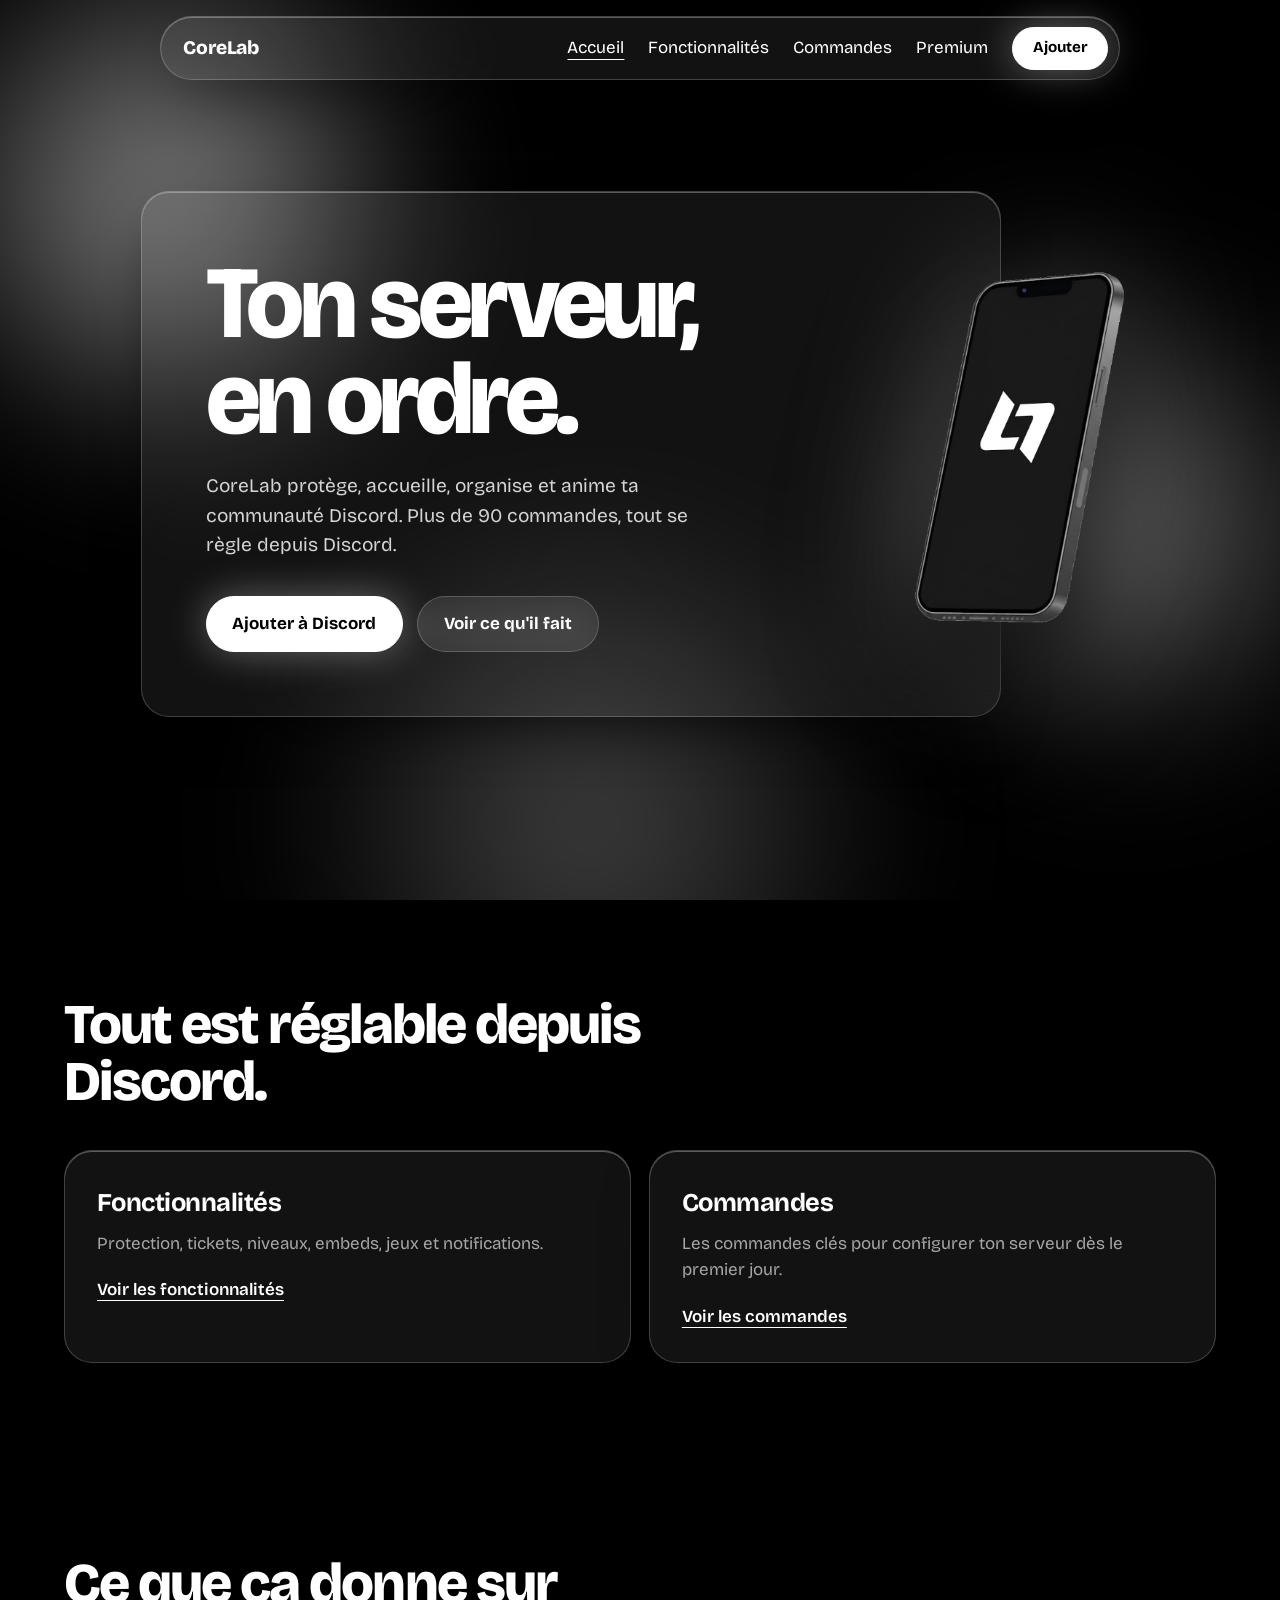
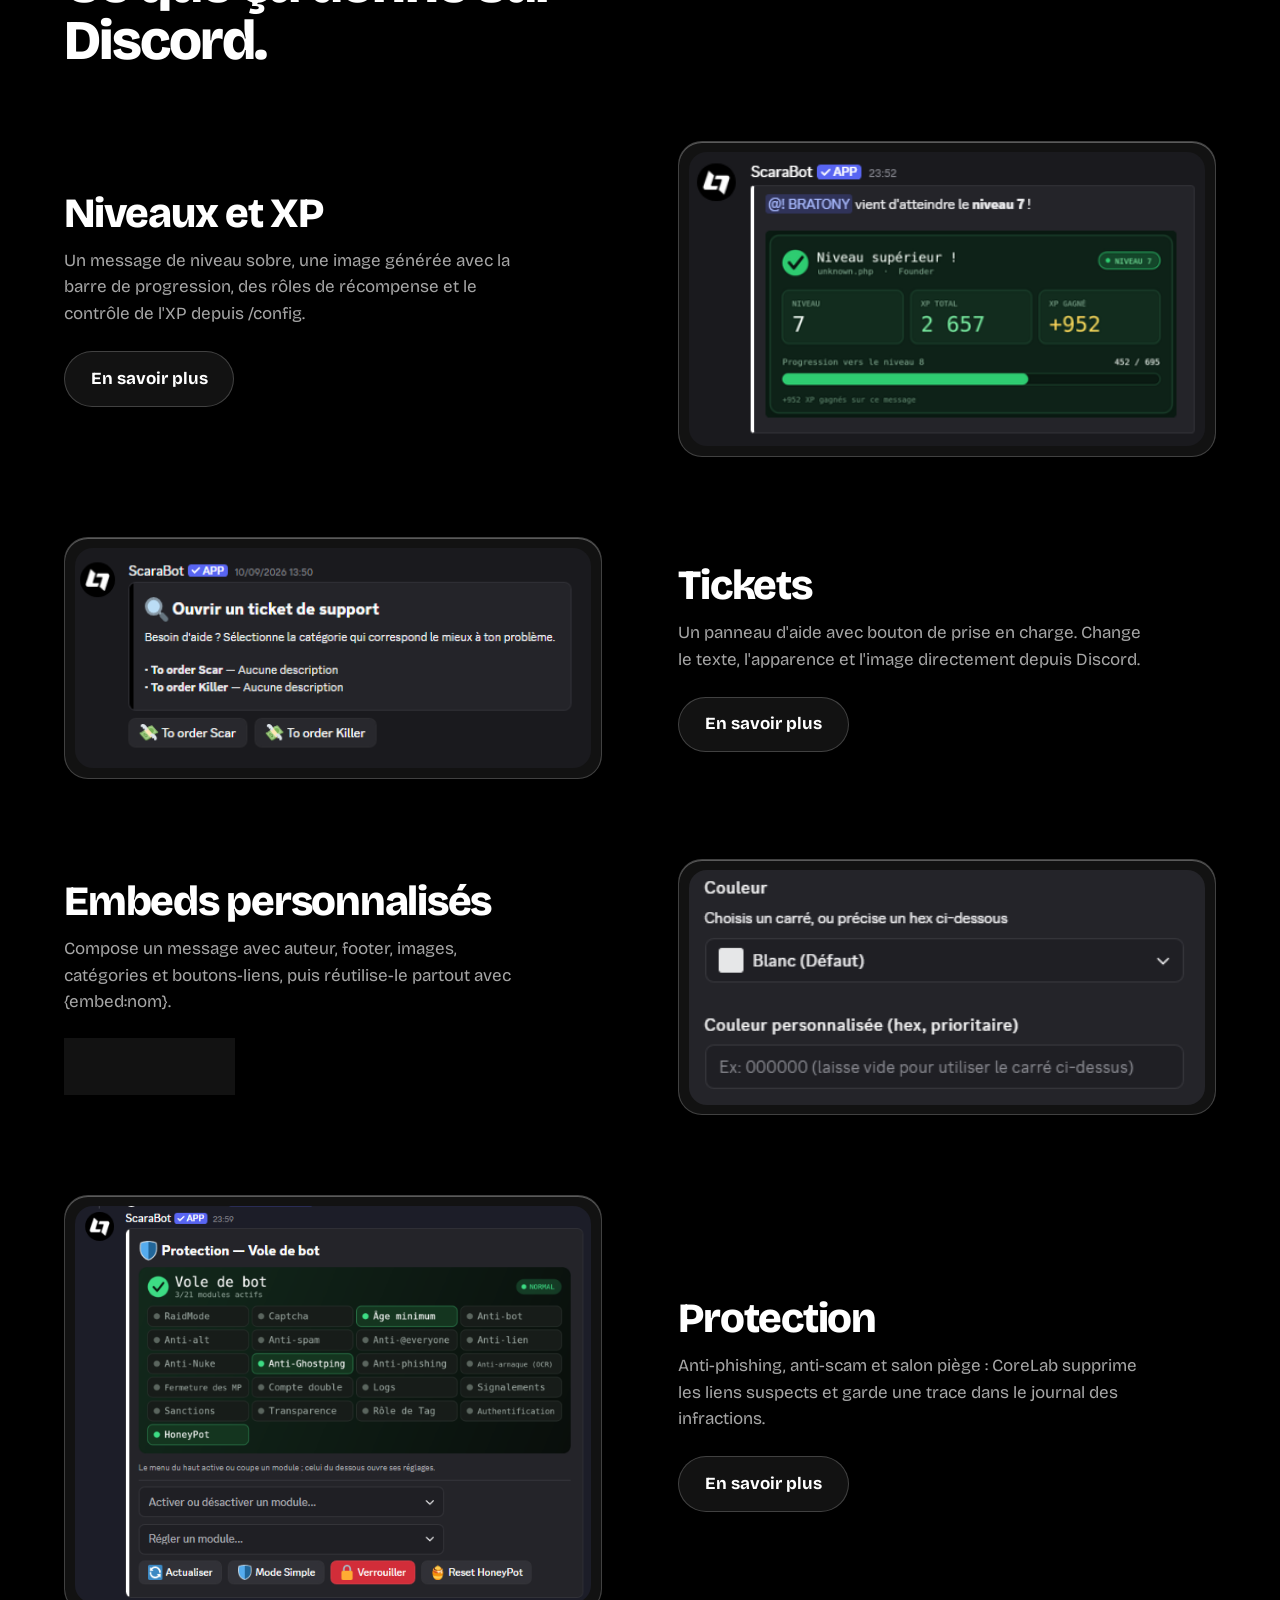
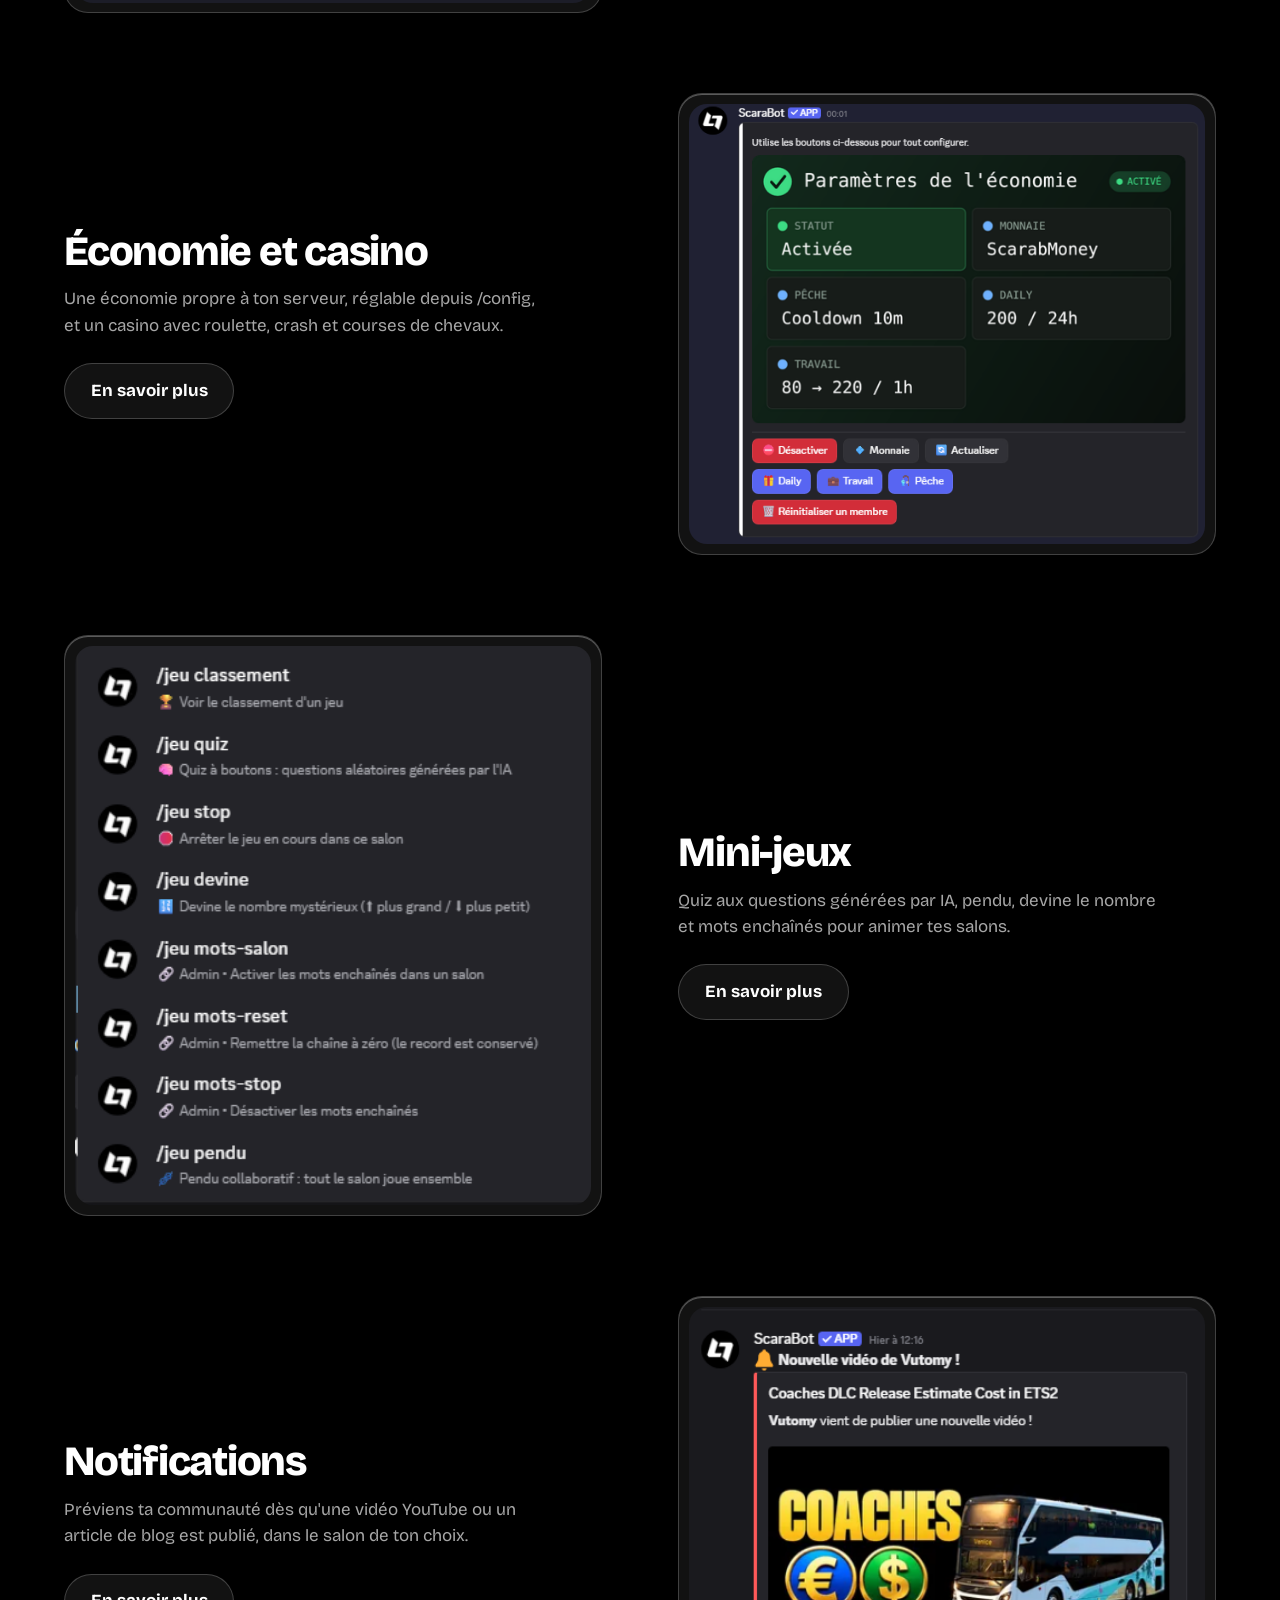
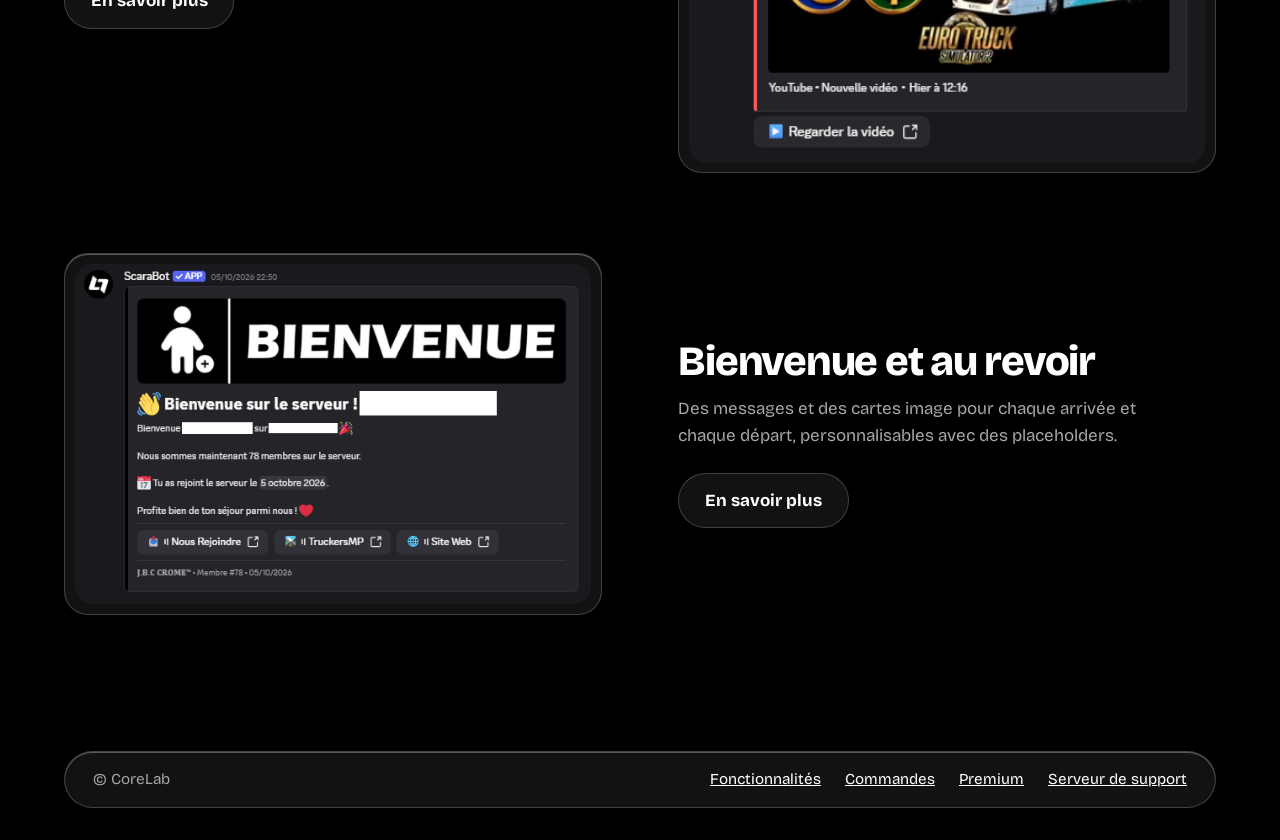
<file: index.html>
<!DOCTYPE html>
<html lang="fr">
<head>
<meta charset="utf-8">
<meta name="viewport" content="width=device-width, initial-scale=1">
<title>CoreLab</title>
<meta name="description" content="CoreLab : modération, tickets, niveaux, embeds personnalisés, mini-jeux et plus de 90 commandes pour ton serveur Discord.">
<link rel="icon" href="logo2.png">
<link rel="preconnect" href="https://fonts.googleapis.com">
<link rel="preconnect" href="https://fonts.gstatic.com" crossorigin>
<link href="https://fonts.googleapis.com/css2?family=Bricolage+Grotesque:opsz,wght@12..96,300..800&display=swap" rel="stylesheet">
<link rel="stylesheet" href="style.css?v=5">
</head>
<body>
<div class="bg" aria-hidden="true"><div class="orb o1"></div><div class="orb o2"></div><div class="orb o3"></div></div>
<nav class="top glass" aria-label="Navigation principale">
  <a class="logo" href="index.html">CoreLab</a>
  <ul>
    <li><a href="index.html" aria-current="page">Accueil</a></li>
    <li><a href="fonctionnalites.html">Fonctionnalités</a></li>
    <li><a href="commandes.html">Commandes</a></li>
    <li><a href="premium.html">Premium</a></li>
    <li><a class="btn fill js-invite" href="#">Ajouter</a></li>
  </ul>
</nav>
<main>
<style>
.hero-phone{display:none}
@media (min-width:1100px){
  .hero{position:relative}
  .hero .wrap{max-width:none;margin:0;padding:0}
  .hero .panel{grid-template-columns:1fr;max-width:860px;margin-left:clamp(2rem,6vw,8rem);margin-right:auto}
  .hero-phone{display:block;position:absolute;right:8vw;top:50%;transform:translateY(-50%);width:clamp(260px,24vw,440px);height:auto;pointer-events:none;filter:drop-shadow(0 0 70px rgba(255,255,255,.22)) drop-shadow(0 40px 40px rgba(0,0,0,.9))}
}
</style>
<section class="hero">
  <div class="wrap" style="width:100%">
    <div class="panel glass">
      <div>
        <h1>Ton serveur,<br>en ordre.</h1>
        <p class="lead">CoreLab protège, accueille, organise et anime ta communauté Discord. Plus de 90 commandes, tout se règle depuis Discord.</p>
        <div class="cta">
          <a class="btn fill js-invite" href="https://discord.com/oauth2/authorize?client_id=1403513450273177772&scope=bot%20applications.commands&permissions=8">Ajouter à Discord</a>
          <a class="btn line" href="fonctionnalites.html">Voir ce qu'il fait</a>
        </div>
      </div>
    </div>
  </div>
  <img class="hero-phone" src="telephone.png" alt="CoreLab sur téléphone">
</section>
<section>
  <div class="wrap">
    <h2>Tout est réglable depuis Discord.</h2>
    <div class="tease">
      <a class="glass" href="fonctionnalites.html"><h3>Fonctionnalités</h3><p>Protection, tickets, niveaux, embeds, jeux et notifications.</p><u>Voir les fonctionnalités</u></a>
      <a class="glass" href="commandes.html"><h3>Commandes</h3><p>Les commandes clés pour configurer ton serveur dès le premier jour.</p><u>Voir les commandes</u></a>
    </div>
  </div>
</section>
<section id="apercu">
  <div class="wrap">
    <h2>Ce que ça donne sur Discord.</h2>
    <div class="shows">

      <div class="show">
        <div class="txt">
          <h3>Niveaux et XP</h3>
          <p>Un message de niveau sobre, une image générée avec la barre de progression, des rôles de récompense et le contrôle de l'XP depuis /config.</p>
          <a class="btn line" href="fonctionnalites.html">En savoir plus</a>
        </div>
        <figure class="shot glass"><img src="apercu-niveaux.png" alt="Aperçu du message de niveau de CoreLab" loading="lazy"></figure>
      </div>

      <div class="show">
        <div class="txt">
          <h3>Tickets</h3>
          <p>Un panneau d'aide avec bouton de prise en charge. Change le texte, l'apparence et l'image directement depuis Discord.</p>
          <a class="btn line" href="fonctionnalites.html">En savoir plus</a>
        </div>
        <figure class="shot glass"><img src="apercu-tickets.png" alt="Aperçu du panneau de tickets de CoreLab" loading="lazy"></figure>
      </div>

      <div class="show">
        <div class="txt">
          <h3>Embeds personnalisés</h3>
          <p>Compose un message avec auteur, footer, images, catégories et boutons-liens, puis réutilise-le partout avec {embed:nom}.</p>
          <a class="btn line" href="fonctionnalites.html">En savoir plus</a>
        </div>
        <figure class="shot glass"><img src="apercu-embeds.png" alt="Aperçu de l'éditeur d'embed de CoreLab" loading="lazy"></figure>
      </div>

      <div class="show">
        <div class="txt">
          <h3>Protection</h3>
          <p>Anti-phishing, anti-scam et salon piège : CoreLab supprime les liens suspects et garde une trace dans le journal des infractions.</p>
          <a class="btn line" href="fonctionnalites.html">En savoir plus</a>
        </div>
        <figure class="shot glass"><img src="apercu-protection.png" alt="Aperçu de la protection de CoreLab" loading="lazy"></figure>
      </div>

      <div class="show">
        <div class="txt">
          <h3>Économie et casino</h3>
          <p>Une économie propre à ton serveur, réglable depuis /config, et un casino avec roulette, crash et courses de chevaux.</p>
          <a class="btn line" href="fonctionnalites.html">En savoir plus</a>
        </div>
        <figure class="shot glass"><img src="apercu-economie.png" alt="Aperçu de l'économie et du casino de CoreLab" loading="lazy"></figure>
      </div>

      <div class="show">
        <div class="txt">
          <h3>Mini-jeux</h3>
          <p>Quiz aux questions générées par IA, pendu, devine le nombre et mots enchaînés pour animer tes salons.</p>
          <a class="btn line" href="fonctionnalites.html">En savoir plus</a>
        </div>
        <figure class="shot glass"><img src="apercu-jeux.png" alt="Aperçu des mini-jeux de CoreLab" loading="lazy"></figure>
      </div>

      <div class="show">
        <div class="txt">
          <h3>Notifications</h3>
          <p>Préviens ta communauté dès qu'une vidéo YouTube ou un article de blog est publié, dans le salon de ton choix.</p>
          <a class="btn line" href="fonctionnalites.html">En savoir plus</a>
        </div>
        <figure class="shot glass"><img src="apercu-notifications.png" alt="Aperçu des notifications YouTube et blog de CoreLab" loading="lazy"></figure>
      </div>

      <div class="show">
        <div class="txt">
          <h3>Bienvenue et au revoir</h3>
          <p>Des messages et des cartes image pour chaque arrivée et chaque départ, personnalisables avec des placeholders.</p>
          <a class="btn line" href="fonctionnalites.html">En savoir plus</a>
        </div>
        <figure class="shot glass"><img src="apercu-bienvenue.png" alt="Aperçu des messages de bienvenue de CoreLab" loading="lazy"></figure>
      </div>

    </div>
  </div>
</section>
<footer>
  <div class="glass">
    <span>© CoreLab</span>
    <nav aria-label="Liens du pied de page">
      <a href="fonctionnalites.html">Fonctionnalités</a>
      <a href="commandes.html">Commandes</a>
      <a href="premium.html">Premium</a>
      <a class="js-support" href="#">Serveur de support</a>
    </nav>
  </div>
</footer>
<script src="script.js?v=5"></script>
</body>
</html>
</file>
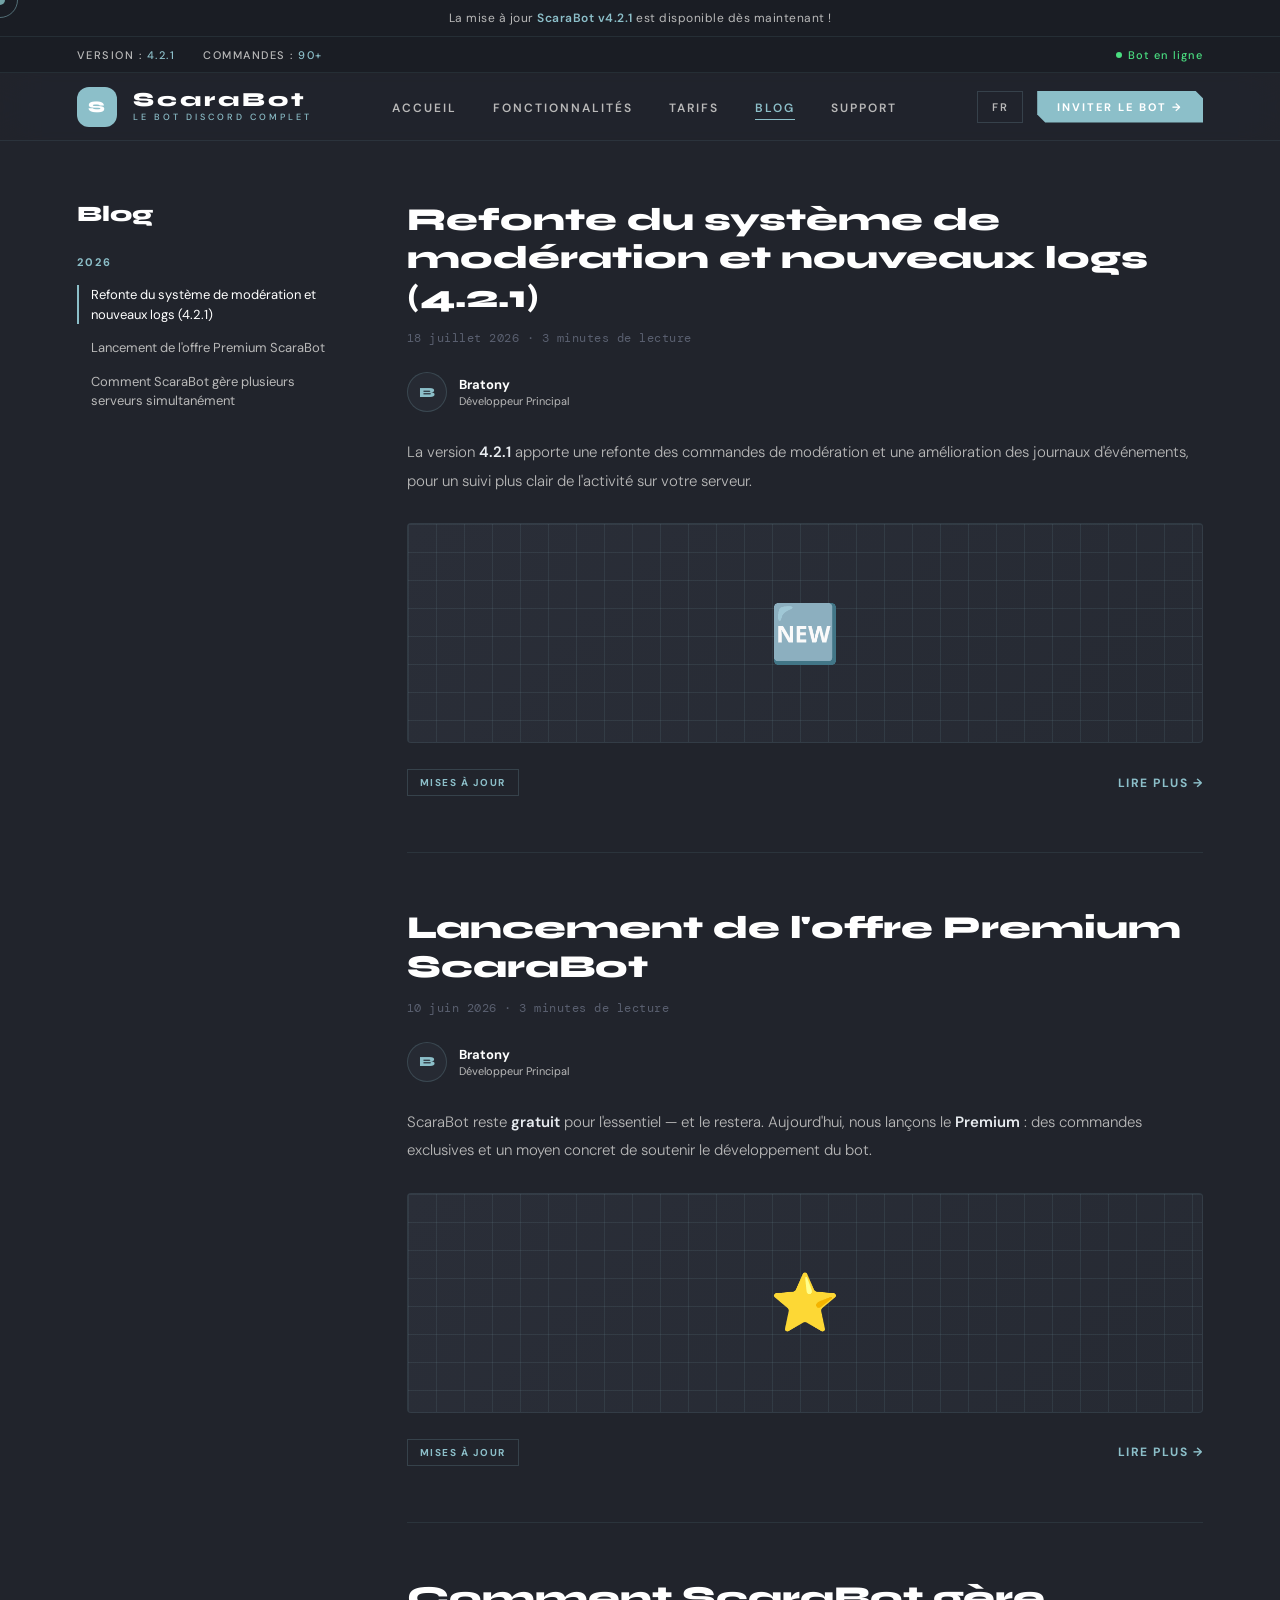
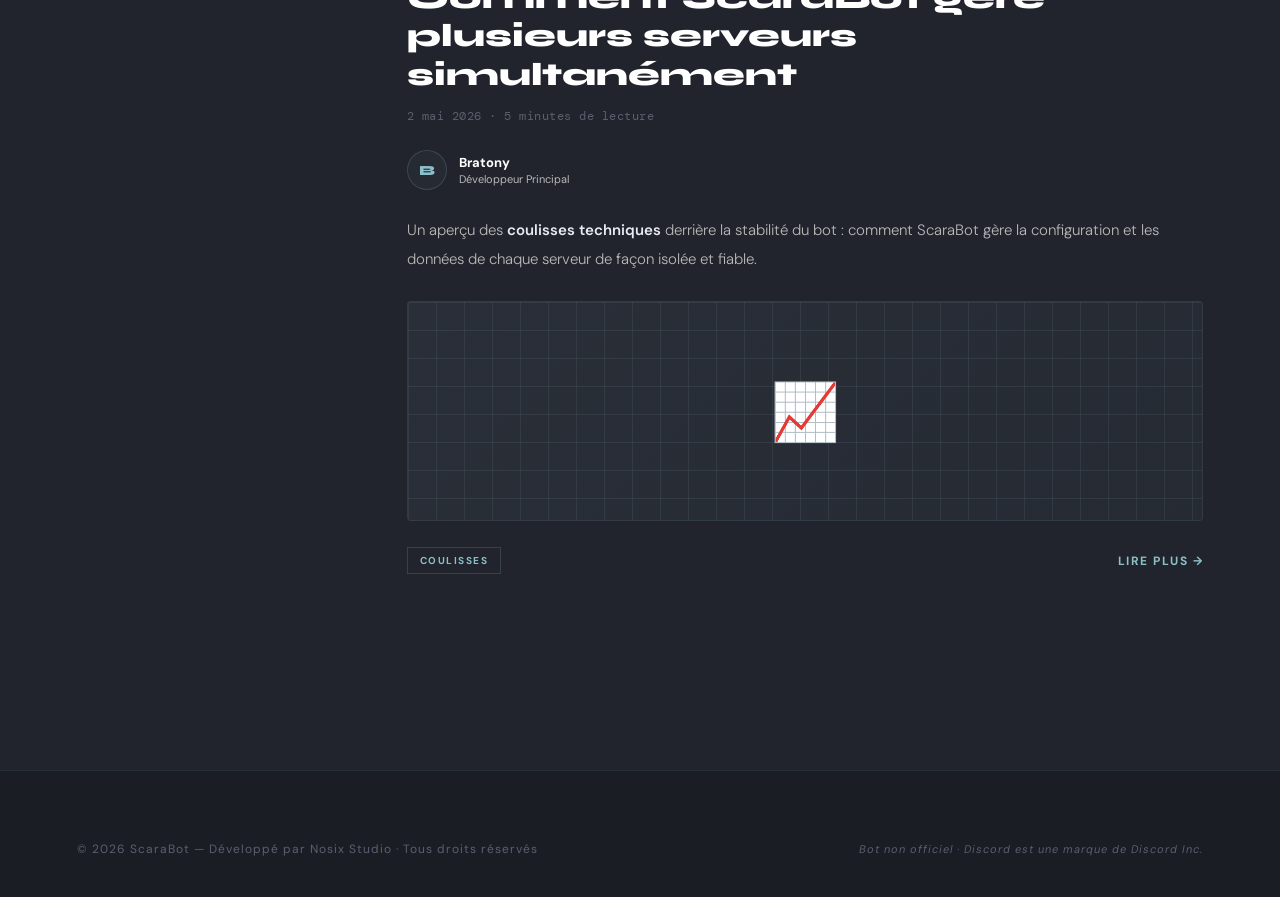
<file: blog.html>
<!DOCTYPE html>
<html lang="fr">
<head>
<link rel="icon" type="image/png" href="logo.png">
<meta charset="UTF-8"/>
<meta name="viewport" content="width=device-width,initial-scale=1.0"/>
<title>Blog — ScaraBot</title>
<link rel="preconnect" href="https://fonts.googleapis.com">
<link href="https://fonts.googleapis.com/css2?family=DM+Sans:ital,wght@0,300;0,400;0,500;0,600;1,300&family=Syne:wght@700;800&family=DM+Mono:wght@400;500&display=swap" rel="stylesheet">
<script src="blog-posts.js"></script>
<style>
:root {
  --ink:      #21242C;
  --deep:     #1A1D24;
  --panel:    #262A33;
  --card:     #2A2E38;
  --border:   rgba(140,191,201,.10);
  --border2:  rgba(140,191,201,.20);
  --blue:     #8CBFC9;
  --blue-lt:  #8CBFC9;
  --blue-glow: rgba(140,191,201,.18);
  --text:     #e8ecf0;
  --muted:    #b9b9b9;
  --faint:    #5a6070;
  --white:    #ffffff;
  --discord:  #5865F2;
  --gold:     #f59e0b;
}
*, *::before, *::after { box-sizing: border-box; margin: 0; padding: 0; }
html { scroll-behavior: smooth; font-size: 16px; }
body {
  background: var(--ink);
  color: var(--text);
  font-family: 'DM Sans', sans-serif;
  font-weight: 400;
  overflow-x: hidden;
  -webkit-font-smoothing: antialiased;
}
*, a { cursor: none; }
#cur {
  position: fixed; width: 10px; height: 10px;
  background: var(--blue-lt); border-radius: 50%;
  pointer-events: none; z-index: 9999;
  transform: translate(-50%,-50%); mix-blend-mode: difference;
}
#cur-ring {
  position: fixed; width: 36px; height: 36px;
  border: 1px solid rgba(140,191,201,.5); border-radius: 50%;
  pointer-events: none; z-index: 9998;
  transform: translate(-50%,-50%);
  transition: width .22s, height .22s, border-color .22s;
}
/* ANNOUNCEMENT BAR */
.announce {
  background: var(--deep); border-bottom: 1px solid var(--border);
  padding: 10px 6vw; text-align: center;
  font-size: 12px; letter-spacing: .5px; color: var(--muted);
}
.announce a { color: var(--blue-lt); text-decoration: none; font-weight: 600; }
.announce a:hover { text-decoration: underline; }
/* TOPBAR */
.topbar {
  background: var(--deep); border-bottom: 1px solid var(--border);
  padding: 0 6vw; height: 36px;
  display: flex; align-items: center; justify-content: space-between;
}
.topbar-item { font-size: 11px; letter-spacing: 1.5px; color: var(--muted); text-transform: uppercase; font-weight: 500; }
.topbar-item span { color: var(--blue-lt); }
.topbar-status {
  display: flex; align-items: center; gap: 6px;
  font-size: 11px; letter-spacing: 1px; color: #4ade80; font-weight: 500;
}
.topbar-status::before {
  content: ''; width: 6px; height: 6px;
  background: #4ade80; border-radius: 50%;
  animation: pgreen 2s infinite;
}
@keyframes pgreen { 0%,100%{box-shadow:0 0 0 0 rgba(74,222,128,.5)} 50%{box-shadow:0 0 0 4px rgba(74,222,128,0)} }
/* NAV */
nav {
  position: sticky; top: 0; z-index: 200;
  background: rgba(33,36,44,.94); backdrop-filter: blur(20px) saturate(180%);
  border-bottom: 1px solid var(--border);
  padding: 0 6vw; height: 68px;
  display: flex; align-items: center; justify-content: space-between;
}
.nav-brand { display: flex; align-items: center; gap: 16px; text-decoration: none; }
.nav-logo {
  width: 40px; height: 40px; background: var(--blue);
  border-radius: 12px; display: flex; align-items: center; justify-content: center;
  font-family:'Syne',sans-serif; font-weight:800; color:#fff; font-size:16px;
}
.nav-wordmark { display: flex; flex-direction: column; gap: 1px; }
.nav-wordmark .abbr { font-family: 'Syne', sans-serif; font-size: 20px; font-weight: 800; color: var(--white); letter-spacing: 3px; line-height: 1; }
.nav-wordmark .full { font-size: 9px; letter-spacing: 3px; color: var(--blue-lt); text-transform: uppercase; font-weight: 500; }
.nav-links { display: flex; align-items: center; gap: 36px; list-style: none; }
.nav-links a {
  font-size: 12px; letter-spacing: 2px; text-transform: uppercase;
  font-weight: 600; color: var(--muted); text-decoration: none; transition: color .2s; position: relative;
}
.nav-links a::after {
  content: ''; position: absolute; bottom: -4px; left: 0; right: 0;
  height: 1px; background: var(--blue-lt);
  transform: scaleX(0); transform-origin: left; transition: transform .3s;
}
.nav-links a:hover { color: var(--white); }
.nav-links a:hover::after { transform: scaleX(1); }
.nav-links a.active { color: var(--blue-lt); }
.nav-links a.active::after { transform: scaleX(1); }
.nav-right { display: flex; align-items: center; gap: 14px; }
.lang-pill {
  font-size: 11px; letter-spacing: 1.5px; color: var(--muted);
  border: 1px solid var(--border2); padding: 8px 14px; text-transform: uppercase; font-weight: 600;
}
.btn-nav {
  display: flex; align-items: center; gap: 9px;
  background: var(--blue); color: #fff; text-decoration: none;
  padding: 9px 20px; font-size: 11px; font-weight: 700;
  letter-spacing: 2px; text-transform: uppercase;
  transition: opacity .2s, transform .2s;
  clip-path: polygon(0 0, calc(100% - 8px) 0, 100% 8px, 100% 100%, 8px 100%, 0 calc(100% - 8px));
}
.btn-nav:hover { opacity: .85; transform: translateY(-1px); }
/* SECTION */
.section { padding: 120px 6vw; position: relative; }
.eyebrow {
  display: inline-flex; align-items: center; gap: 12px;
  font-size: 10px; letter-spacing: 4px; text-transform: uppercase;
  color: var(--blue-lt); font-weight: 700; margin-bottom: 20px;
}
.eyebrow::before { content: ''; width: 24px; height: 1px; background: var(--blue-lt); }
.section-h {
  font-family: 'Syne', sans-serif; font-size: clamp(32px, 4vw, 52px);
  font-weight: 800; line-height: 1.08; letter-spacing: -0.5px; color: var(--white); max-width: 620px;
}
.rule { height: 1px; background: var(--border); margin: 0 6vw; }
/* FOOTER */
footer { background: var(--deep); border-top: 1px solid var(--border); padding: 70px 6vw 40px; }
.footer-top { display: grid; grid-template-columns: 2fr 1fr 1fr 1fr; gap: 60px; padding-bottom: 52px; border-bottom: 1px solid var(--border); margin-bottom: 36px; }
.footer-brand { display:flex; align-items:center; gap:14px; text-decoration:none; }
.footer-tagline { font-size: 13px; font-weight: 300; color: var(--muted); line-height: 1.8; margin-top: 20px; max-width: 280px; }
.footer-socials { display:flex; gap:14px; margin-top:24px; }
.footer-socials a { width: 36px; height: 36px; border: 1px solid var(--border2); display:flex; align-items:center; justify-content:center; text-decoration:none; color: var(--muted); transition: border-color .2s, color .2s; font-size: 14px; }
.footer-socials a:hover { border-color: var(--blue-lt); color: var(--blue-lt); }
.footer-col-title { font-size: 10px; letter-spacing: 3px; text-transform: uppercase; color: var(--white); font-weight: 700; margin-bottom: 20px; }
.footer-links { list-style: none; display: flex; flex-direction: column; gap: 12px; }
.footer-links a { font-size: 13px; font-weight: 300; color: var(--muted); text-decoration: none; transition: color .2s; }
.footer-links a:hover { color: var(--blue-lt); }
.footer-bottom { display: flex; align-items: center; justify-content: space-between; flex-wrap: wrap; gap: 12px; }
.footer-copy { font-size: 12px; color: var(--faint); letter-spacing: 1px; }
.footer-legal { font-size: 11px; color: var(--faint); letter-spacing: 1px; font-style: italic; }
/* ANIM */
.reveal { opacity: 0; transform: translateY(28px); transition: opacity .7s cubic-bezier(.25,.46,.45,.94), transform .7s cubic-bezier(.25,.46,.45,.94); }
.reveal.on { opacity: 1; transform: translateY(0); }
.reveal-delay-1 { transition-delay: .1s; }
.reveal-delay-2 { transition-delay: .2s; }
.reveal-delay-3 { transition-delay: .3s; }

/* ===== BLOG LAYOUT (façon liste RaidProtect) ===== */
.blog-page {
  display: grid; grid-template-columns: 260px 1fr; gap: 70px;
  padding: 60px 6vw 140px; align-items: start;
}
.blog-sidebar { position: sticky; top: 100px; }
.blog-sidebar-title {
  font-family: 'Syne', sans-serif; font-size: 22px; font-weight: 800;
  color: var(--white); margin-bottom: 28px;
}
.blog-sidebar-year {
  font-size: 11px; letter-spacing: 2px; text-transform: uppercase;
  color: var(--blue-lt); font-weight: 700; margin-bottom: 16px;
}
.blog-sidebar-list { list-style: none; display: flex; flex-direction: column; gap: 14px; }
.blog-sidebar-list a {
  font-size: 13px; font-weight: 400; line-height: 1.5; color: var(--muted);
  text-decoration: none; display: block; transition: color .2s;
  border-left: 2px solid transparent; padding-left: 12px;
}
.blog-sidebar-list a:hover, .blog-sidebar-list a.active {
  color: var(--white); border-left-color: var(--blue-lt);
}

.blog-main { display: flex; flex-direction: column; gap: 0; }
.blog-post {
  padding: 56px 0; border-bottom: 1px solid var(--border);
}
.blog-post:first-child { padding-top: 0; }
.blog-post:last-child { border-bottom: none; }
.blog-post-title {
  font-family: 'Syne', sans-serif; font-size: clamp(24px, 3vw, 32px);
  font-weight: 800; line-height: 1.2; color: var(--white); text-decoration: none;
  display: inline-block; margin-bottom: 14px;
}
.blog-post-title:hover { color: var(--blue-lt); }
.blog-post-meta {
  font-family: 'DM Mono', monospace; font-size: 12px; color: var(--faint);
  letter-spacing: .5px; margin-bottom: 26px;
}
.blog-post-authors { display: flex; flex-wrap: wrap; gap: 24px; margin-bottom: 26px; }
.blog-author { display: flex; align-items: center; gap: 12px; }
.blog-author-avatar {
  width: 40px; height: 40px; border-radius: 50%; background: var(--panel);
  border: 1px solid var(--border2); display: flex; align-items: center; justify-content: center;
  font-family: 'Syne', sans-serif; font-weight: 800; font-size: 14px; color: var(--blue-lt);
  flex-shrink: 0;
}
.blog-author-name { font-size: 13px; font-weight: 700; color: var(--white); }
.blog-author-role { font-size: 11px; color: var(--muted); margin-top: 1px; }
.blog-post-excerpt {
  font-size: 15px; font-weight: 300; line-height: 1.9; color: var(--muted); margin-bottom: 28px;
}
.blog-post-excerpt strong { color: var(--text); font-weight: 600; }
.blog-post-thumb {
  height: 220px; border-radius: 4px; background: linear-gradient(135deg, var(--card), var(--panel));
  border: 1px solid var(--border); position: relative; overflow: hidden;
  display: flex; align-items: center; justify-content: center; margin-bottom: 26px;
}
.blog-post-thumb::before {
  content: ''; position: absolute; inset: 0;
  background-image: linear-gradient(var(--border) 1px, transparent 1px), linear-gradient(90deg, var(--border) 1px, transparent 1px);
  background-size: 28px 28px;
}
.blog-post-thumb span { position: relative; font-size: 56px; }
.blog-post-footer { display: flex; align-items: center; justify-content: space-between; flex-wrap: wrap; gap: 16px; }
.blog-tags { display: flex; gap: 10px; flex-wrap: wrap; }
.blog-tag {
  font-size: 10px; letter-spacing: 1.5px; text-transform: uppercase; font-weight: 700;
  color: var(--blue-lt); border: 1px solid var(--border2); padding: 6px 12px;
}
.blog-post-more {
  font-size: 12px; font-weight: 700; letter-spacing: 1.5px; text-transform: uppercase;
  color: var(--blue-lt); text-decoration: none; display: inline-flex; align-items: center; gap: 8px;
}
.blog-post-more:hover { text-decoration: underline; }

@media (max-width: 900px) {
  .blog-page { grid-template-columns: 1fr; gap: 40px; }
  .blog-sidebar { position: static; }
}
/* RESPONSIVE */
@media (max-width: 980px) {
  .nav-links { display: none; }
  .footer-top { grid-template-columns: 1fr 1fr; }
}
@media (max-width: 580px) {
  .topbar, .announce { display: none; }
  .footer-top { grid-template-columns: 1fr; }
}
</style>
</head>
<body>

<div id="cur"></div>
<div id="cur-ring"></div>

<!-- ANNONCE -->
<div class="announce">La mise à jour <a href="#post-421">ScaraBot v4.2.1</a> est disponible dès maintenant !</div>

<!-- TOPBAR -->
<div class="topbar">
  <div style="display:flex;align-items:center;gap:28px">
    <div class="topbar-item">Version : <span>4.2.1</span></div>
    <div class="topbar-item">Commandes : <span>90+</span></div>
  </div>
  <div class="topbar-status">Bot en ligne</div>
</div>

<!-- NAV -->
<nav>
  <a href="index.html" class="nav-brand">
    <div class="nav-logo">S</div>
    <div class="nav-wordmark">
      <span class="abbr">ScaraBot</span>
      <span class="full">Le bot Discord complet</span>
    </div>
  </a>
  <ul class="nav-links">
    <li><a href="index.html">Accueil</a></li>
    <li><a href="fonctionnalites.html">Fonctionnalités</a></li>
    <li><a href="tarifs.html">Tarifs</a></li>
    <li><a href="blog.html" class="active">Blog</a></li>
    <li><a href="support.html">Support</a></li>
  </ul>
  <div class="nav-right">
    <div class="lang-pill">FR</div>
    <a href="https://discord.com/oauth2/authorize?client_id=1403513450273177772&permissions=8&integration_type=0&scope=bot%20applications.commands" target="_blank" class="btn-nav">
      Inviter le bot →
    </a>
  </div>
</nav>

<!-- BLOG -->
<section class="blog-page" id="blog">

  <aside class="blog-sidebar reveal">
    <div class="blog-sidebar-title">Blog</div>
    <div class="blog-sidebar-year">2026</div>
    <ul class="blog-sidebar-list" id="blog-sidebar-list"></ul>
  </aside>

  <div class="blog-main" id="blog-main"></div>
</section>

<!-- FOOTER -->
<footer>
  <div class="footer-bottom">
    <div class="footer-copy">© 2026 ScaraBot — Développé par Nosix Studio · Tous droits réservés</div>
    <div class="footer-legal">Bot non officiel · Discord est une marque de Discord Inc.</div>
  </div>
</footer>

<script>
/* ===== Génère la sidebar + les articles à partir de blog-posts.js ===== */
(function renderBlog(){
  const list = document.getElementById('blog-sidebar-list');
  const main = document.getElementById('blog-main');
  if(!list || !main || typeof BLOG_POSTS === 'undefined') return;

  list.innerHTML = BLOG_POSTS.map((p, i) => `
    <li><a href="#${p.id}"${i===0 ? ' class="active"' : ''}>${p.title}</a></li>
  `).join('');

  main.innerHTML = BLOG_POSTS.map(p => `
    <article class="blog-post reveal" id="${p.id}">
      <a href="#${p.id}" class="blog-post-title">${p.title}</a>
      <div class="blog-post-meta">${p.date} · ${p.readingTime}</div>
      <div class="blog-post-authors">
        <div class="blog-author">
          <div class="blog-author-avatar">${p.author.charAt(0)}</div>
          <div>
            <div class="blog-author-name">${p.author}</div>
            <div class="blog-author-role">${p.authorRole}</div>
          </div>
        </div>
      </div>
      <p class="blog-post-excerpt">${p.excerpt}</p>
      <div class="blog-post-thumb"><span>${p.icon}</span></div>
      <div class="blog-post-footer">
        <div class="blog-tags"><span class="blog-tag">${p.tag}</span></div>
        <a href="#${p.id}" class="blog-post-more">Lire plus →</a>
      </div>
    </article>
  `).join('');
})();

const cur = document.getElementById('cur');
const ring = document.getElementById('cur-ring');
let mx=0,my=0,rx=0,ry=0;
document.addEventListener('mousemove',e=>{mx=e.clientX;my=e.clientY;cur.style.left=mx+'px';cur.style.top=my+'px';});
(function loop(){rx+=(mx-rx)*.14;ry+=(my-ry)*.14;ring.style.left=rx+'px';ring.style.top=ry+'px';requestAnimationFrame(loop);})();
document.querySelectorAll('a,button').forEach(el=>{
  el.addEventListener('mouseenter',()=>{ring.style.width='56px';ring.style.height='56px';ring.style.borderColor='rgba(140,191,201,.8)';});
  el.addEventListener('mouseleave',()=>{ring.style.width='36px';ring.style.height='36px';ring.style.borderColor='rgba(140,191,201,.5)';});
});
const obs=new IntersectionObserver(entries=>{
  entries.forEach(e=>{if(e.isIntersecting){e.target.classList.add('on');obs.unobserve(e.target);}});
},{threshold:0.1});
document.querySelectorAll('.reveal').forEach(el=>obs.observe(el));
document.querySelectorAll('a[href^="#"]').forEach(a=>{
  a.addEventListener('click',e=>{
    const target = a.getAttribute('href');
    if(target.length>1){
      e.preventDefault();
      const t=document.querySelector(target);
      if(t)t.scrollIntoView({behavior:'smooth',block:'start'});
    }
  });
});
/* Sidebar: surligne le lien de la section visible */
const sideLinks = document.querySelectorAll('.blog-sidebar-list a');
const posts = document.querySelectorAll('.blog-post');
const sideObs = new IntersectionObserver(entries=>{
  entries.forEach(e=>{
    if(e.isIntersecting){
      sideLinks.forEach(l=>l.classList.remove('active'));
      const match = document.querySelector('.blog-sidebar-list a[href="#'+e.target.id+'"]');
      if(match) match.classList.add('active');
    }
  });
},{rootMargin:'-20% 0px -70% 0px'});
posts.forEach(p=>sideObs.observe(p));
</script>
</body>
</html>
</file>
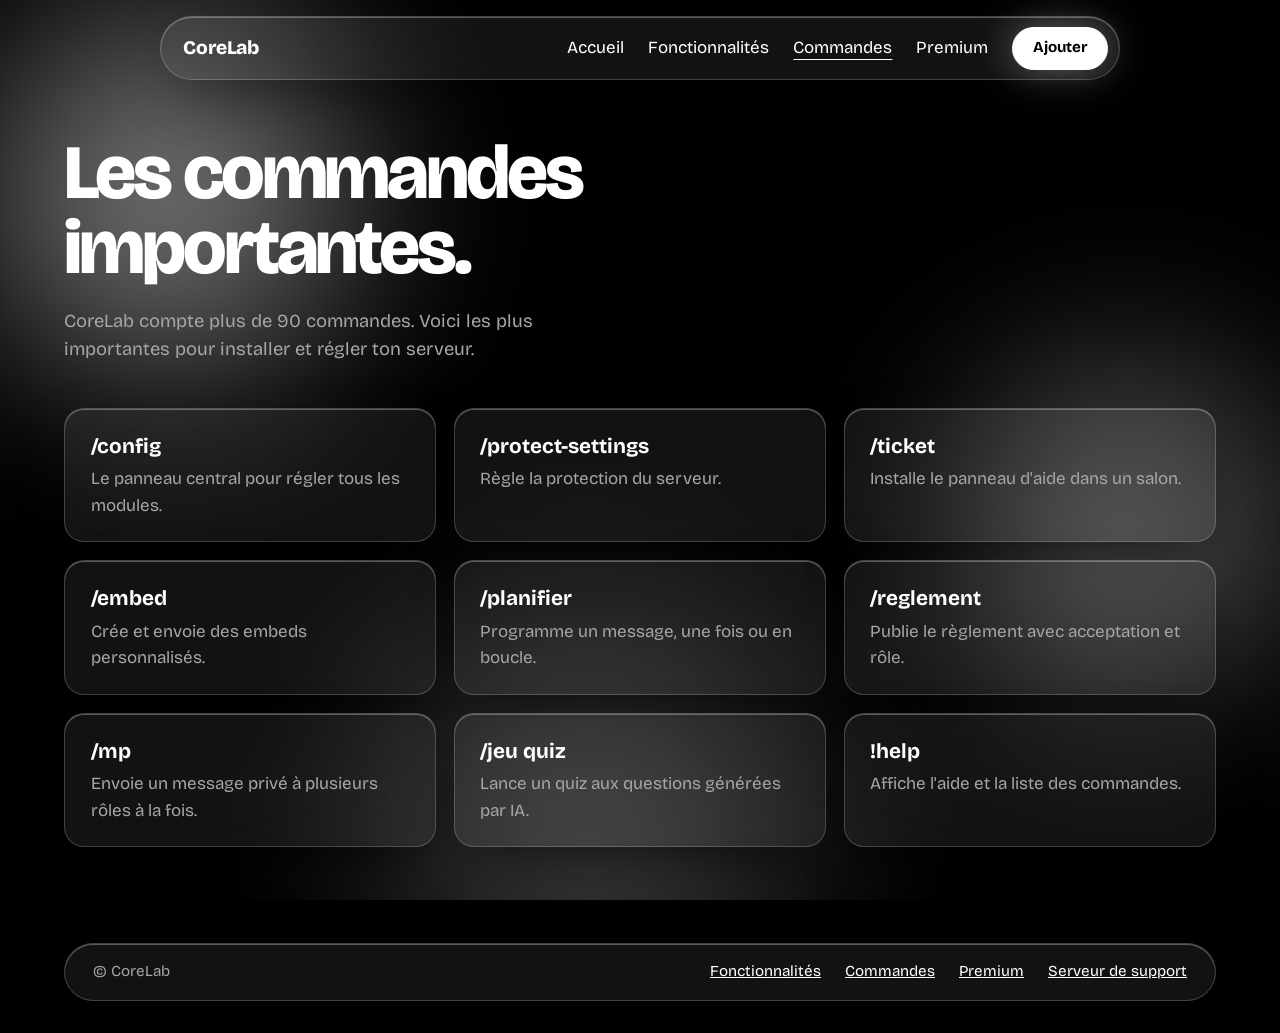
<file: commandes.html>
<!DOCTYPE html>
<html lang="fr">
<head>
<meta charset="utf-8">
<meta name="viewport" content="width=device-width, initial-scale=1">
<title>Commandes – CoreLab</title>
<meta name="description" content="Les commandes clés de CoreLab pour configurer ton serveur Discord.">
<link rel="icon" href="logo.png">
<link rel="preconnect" href="https://fonts.googleapis.com">
<link rel="preconnect" href="https://fonts.gstatic.com" crossorigin>
<link href="https://fonts.googleapis.com/css2?family=Bricolage+Grotesque:opsz,wght@12..96,300..800&display=swap" rel="stylesheet">
<link rel="stylesheet" href="style.css?v=5">
</head>
<body>
<div class="bg" aria-hidden="true"><div class="orb o1"></div><div class="orb o2"></div><div class="orb o3"></div></div>
<nav class="top glass" aria-label="Navigation principale">
  <a class="logo" href="index.html">CoreLab</a>
  <ul>
    <li><a href="index.html">Accueil</a></li>
    <li><a href="fonctionnalites.html">Fonctionnalités</a></li>
    <li><a href="commandes.html" aria-current="page">Commandes</a></li>
    <li><a href="premium.html">Premium</a></li>
    <li><a class="btn fill js-invite" href="#">Ajouter</a></li>
  </ul>
</nav>
<main>
<section class="page">
  <div class="wrap">
    <h1 class="ph">Les commandes importantes.</h1>
    <p class="sub">CoreLab compte plus de 90 commandes. Voici les plus importantes pour installer et régler ton serveur.</p>
    <div class="cmds three" style="margin-top:0">
      <div class="cmd glass"><b>/config</b><span>Le panneau central pour régler tous les modules.</span></div>
      <div class="cmd glass"><b>/protect-settings</b><span>Règle la protection du serveur.</span></div>
      <div class="cmd glass"><b>/ticket</b><span>Installe le panneau d'aide dans un salon.</span></div>
      <div class="cmd glass"><b>/embed</b><span>Crée et envoie des embeds personnalisés.</span></div>
      <div class="cmd glass"><b>/planifier</b><span>Programme un message, une fois ou en boucle.</span></div>
      <div class="cmd glass"><b>/reglement</b><span>Publie le règlement avec acceptation et rôle.</span></div>
      <div class="cmd glass"><b>/mp</b><span>Envoie un message privé à plusieurs rôles à la fois.</span></div>
      <div class="cmd glass"><b>/jeu quiz</b><span>Lance un quiz aux questions générées par IA.</span></div>
      <div class="cmd glass"><b>!help</b><span>Affiche l'aide et la liste des commandes.</span></div>
    </div>
  </div>
</section>
<footer>
  <div class="glass">
    <span>© CoreLab</span>
    <nav aria-label="Liens du pied de page">
      <a href="fonctionnalites.html">Fonctionnalités</a>
      <a href="commandes.html">Commandes</a>
      <a href="premium.html">Premium</a>
      <a class="js-support" href="#">Serveur de support</a>
    </nav>
  </div>
</footer>
<script src="script.js?v=5"></script>
</body>
</html>
</file>
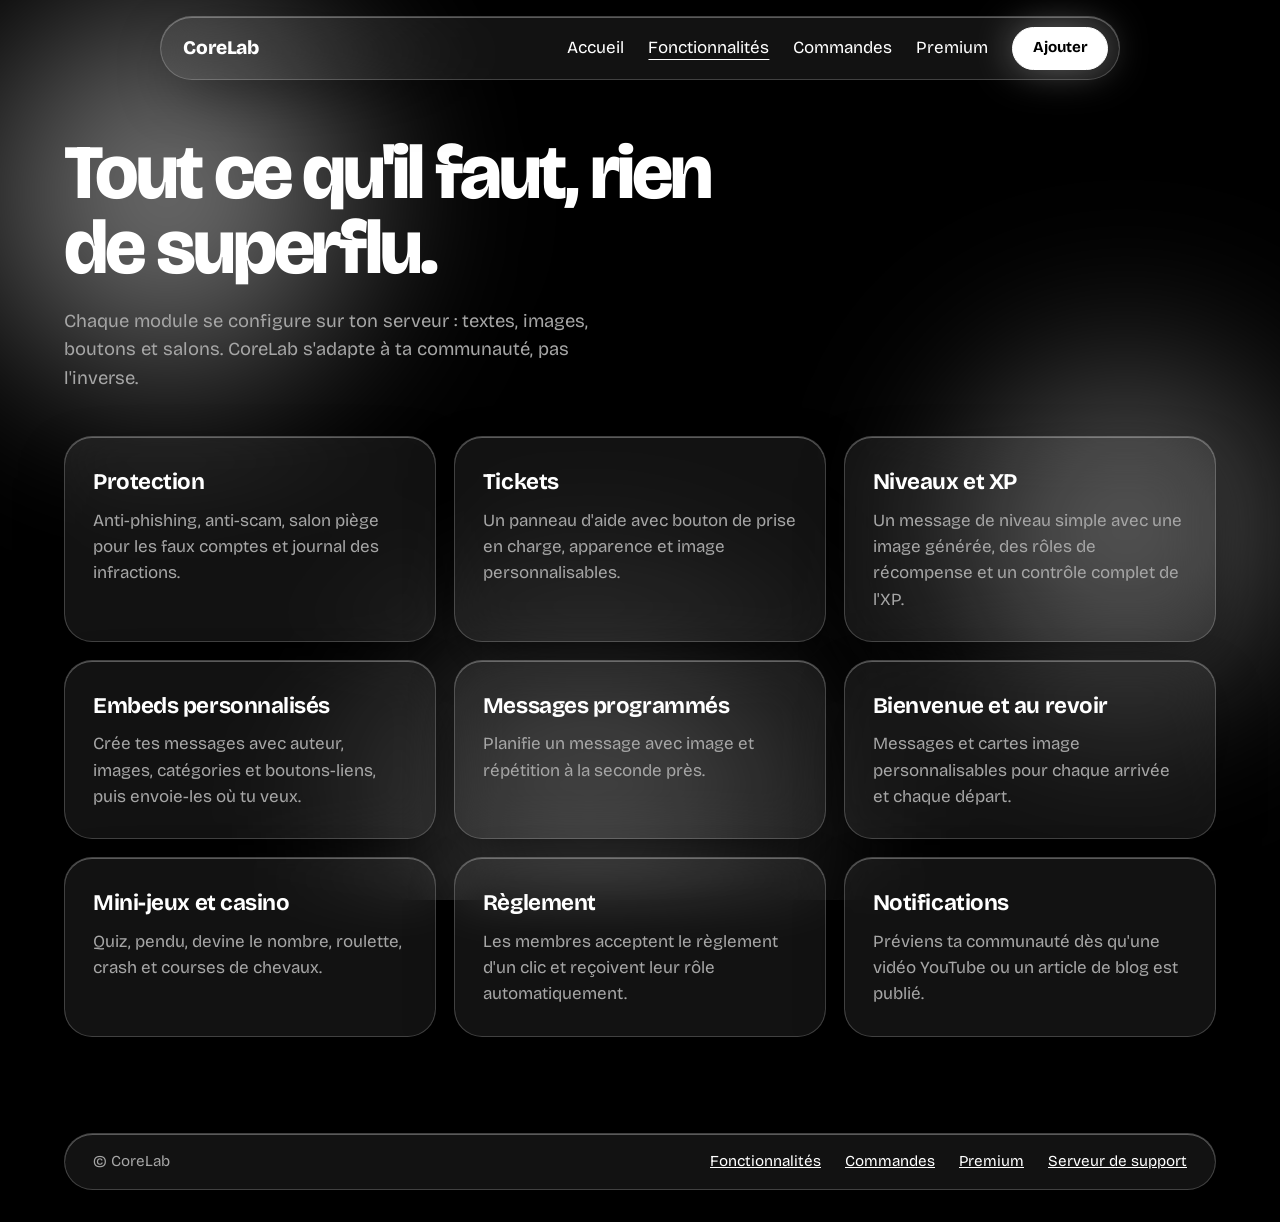
<file: fonctionnalites.html>
<!DOCTYPE html>
<html lang="fr">
<head>
<meta charset="utf-8">
<meta name="viewport" content="width=device-width, initial-scale=1">
<title>Fonctionnalités – CoreLab</title>
<meta name="description" content="Protection, tickets, niveaux, embeds personnalisés, mini-jeux, notifications : tout ce que fait CoreLab.">
<link rel="icon" href="logo.png">
<link rel="preconnect" href="https://fonts.googleapis.com">
<link rel="preconnect" href="https://fonts.gstatic.com" crossorigin>
<link href="https://fonts.googleapis.com/css2?family=Bricolage+Grotesque:opsz,wght@12..96,300..800&display=swap" rel="stylesheet">
<link rel="stylesheet" href="style.css?v=5">
</head>
<body>
<div class="bg" aria-hidden="true"><div class="orb o1"></div><div class="orb o2"></div><div class="orb o3"></div></div>
<nav class="top glass" aria-label="Navigation principale">
  <a class="logo" href="index.html">CoreLab</a>
  <ul>
    <li><a href="index.html">Accueil</a></li>
    <li><a href="fonctionnalites.html" aria-current="page">Fonctionnalités</a></li>
    <li><a href="commandes.html">Commandes</a></li>
    <li><a href="premium.html">Premium</a></li>
    <li><a class="btn fill js-invite" href="#">Ajouter</a></li>
  </ul>
</nav>
<main>
<section class="page">
  <div class="wrap">
    <h1 class="ph">Tout ce qu'il faut, rien de superflu.</h1>
    <p class="sub">Chaque module se configure sur ton serveur : textes, images, boutons et salons. CoreLab s'adapte à ta communauté, pas l'inverse.</p>
    <div class="grid">
      <article class="card glass"><h3>Protection</h3><p>Anti-phishing, anti-scam, salon piège pour les faux comptes et journal des infractions.</p></article>
      <article class="card glass"><h3>Tickets</h3><p>Un panneau d'aide avec bouton de prise en charge, apparence et image personnalisables.</p></article>
      <article class="card glass"><h3>Niveaux et XP</h3><p>Un message de niveau simple avec une image générée, des rôles de récompense et un contrôle complet de l'XP.</p></article>
      <article class="card glass"><h3>Embeds personnalisés</h3><p>Crée tes messages avec auteur, images, catégories et boutons-liens, puis envoie-les où tu veux.</p></article>
      <article class="card glass"><h3>Messages programmés</h3><p>Planifie un message avec image et répétition à la seconde près.</p></article>
      <article class="card glass"><h3>Bienvenue et au revoir</h3><p>Messages et cartes image personnalisables pour chaque arrivée et chaque départ.</p></article>
      <article class="card glass"><h3>Mini-jeux et casino</h3><p>Quiz, pendu, devine le nombre, roulette, crash et courses de chevaux.</p></article>
      <article class="card glass"><h3>Règlement</h3><p>Les membres acceptent le règlement d'un clic et reçoivent leur rôle automatiquement.</p></article>
      <article class="card glass"><h3>Notifications</h3><p>Préviens ta communauté dès qu'une vidéo YouTube ou un article de blog est publié.</p></article>
    </div>
  </div>
</section>
<footer>
  <div class="glass">
    <span>© CoreLab</span>
    <nav aria-label="Liens du pied de page">
      <a href="fonctionnalites.html">Fonctionnalités</a>
      <a href="commandes.html">Commandes</a>
      <a href="premium.html">Premium</a>
      <a class="js-support" href="#">Serveur de support</a>
    </nav>
  </div>
</footer>
<script src="script.js?v=5"></script>
</body>
</html>
</file>
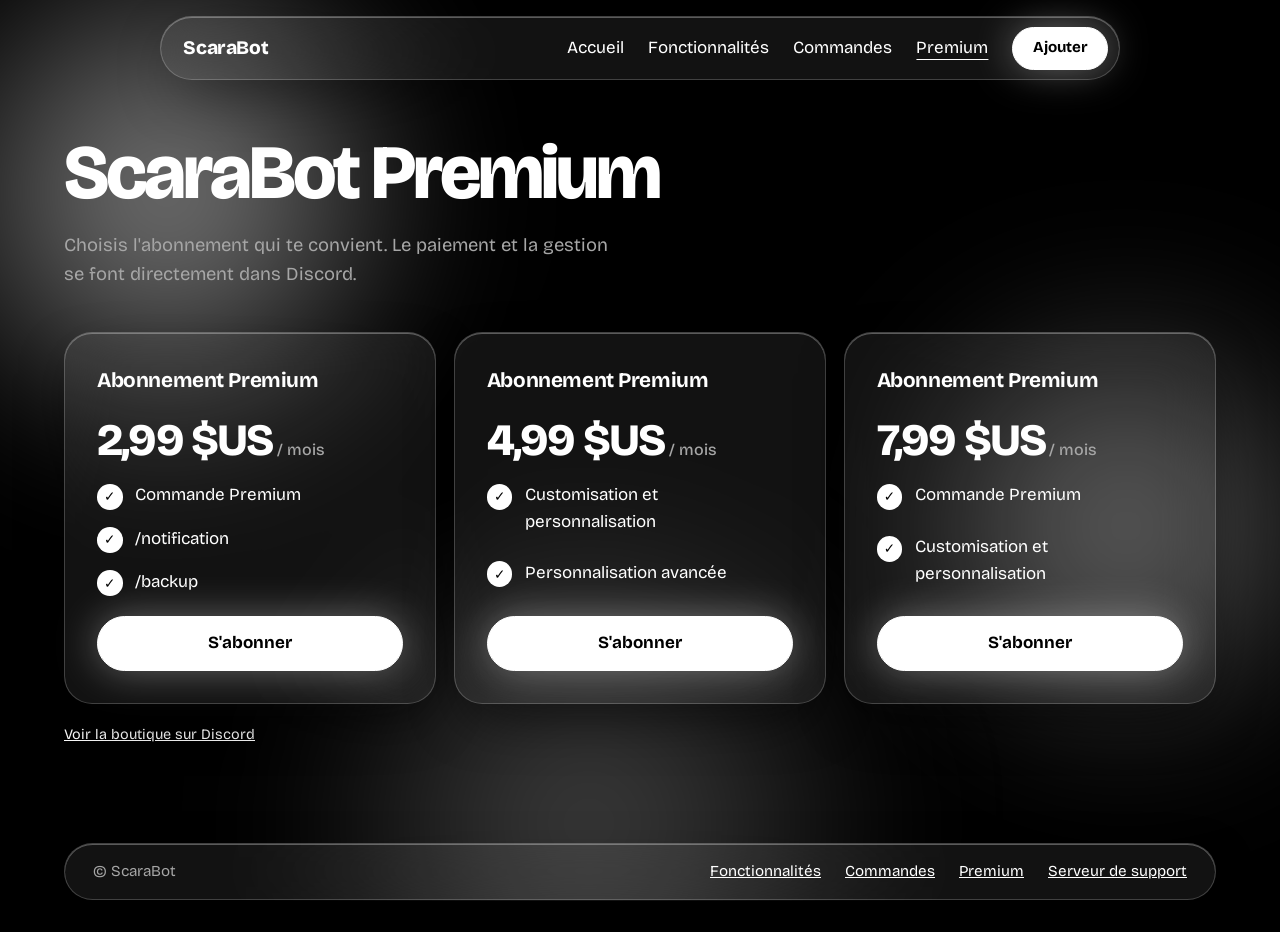
<file: premium.html>
<!DOCTYPE html>
<html lang="fr">
<head>
<meta charset="utf-8">
<meta name="viewport" content="width=device-width, initial-scale=1">
<title>Premium – ScaraBot</title>
<meta name="description" content="Les abonnements ScaraBot Premium : commandes premium, personnalisation avancée et plus, directement via Discord.">
<link rel="icon" href="logo.png">
<link rel="preconnect" href="https://fonts.googleapis.com">
<link rel="preconnect" href="https://fonts.gstatic.com" crossorigin>
<link href="https://fonts.googleapis.com/css2?family=Bricolage+Grotesque:opsz,wght@12..96,300..800&display=swap" rel="stylesheet">
<link rel="stylesheet" href="style.css?v=5">
</head>
<body>
<div class="bg" aria-hidden="true"><div class="orb o1"></div><div class="orb o2"></div><div class="orb o3"></div></div>
<nav class="top glass" aria-label="Navigation principale">
  <a class="logo" href="index.html">ScaraBot</a>
  <ul>
    <li><a href="index.html">Accueil</a></li>
    <li><a href="fonctionnalites.html">Fonctionnalités</a></li>
    <li><a href="commandes.html">Commandes</a></li>
    <li><a href="premium.html" aria-current="page">Premium</a></li>
    <li><a class="btn fill js-invite" href="#">Ajouter</a></li>
  </ul>
</nav>
<main>
<section class="page" id="premium">
  <div class="wrap">
    <h1 class="ph">ScaraBot Premium</h1>
    <p class="sub">Choisis l'abonnement qui te convient. Le paiement et la gestion se font directement dans Discord.</p>
    <div class="plans">
      <article class="plan glass">
        <h3>Abonnement Premium</h3>
        <div class="price">2,99 $US<small> / mois</small></div>
        <ul class="perks"><li>Commande Premium</li><li>/notification</li><li>/backup</li></ul>
        <a class="btn fill js-sku" data-sku="TON_SKU_ID_1" href="#">S'abonner</a>
      </article>
      <article class="plan glass">
        <h3>Abonnement Premium</h3>
        <div class="price">4,99 $US<small> / mois</small></div>
        <ul class="perks"><li>Customisation et personnalisation</li><li>Personnalisation avancée</li></ul>
        <a class="btn fill js-sku" data-sku="TON_SKU_ID_2" href="#">S'abonner</a>
      </article>
      <article class="plan glass">
        <h3>Abonnement Premium</h3>
        <div class="price">7,99 $US<small> / mois</small></div>
        <ul class="perks"><li>Commande Premium</li><li>Customisation et personnalisation</li></ul>
        <a class="btn fill js-sku" data-sku="TON_SKU_ID_3" href="#">S'abonner</a>
      </article>
    </div>
    <p class="fine"><a href="#" class="js-store">Voir la boutique sur Discord</a></p>
  </div>
</section>
</main>
<footer>
  <div class="glass">
    <span>© ScaraBot</span>
    <nav aria-label="Liens du pied de page">
      <a href="fonctionnalites.html">Fonctionnalités</a>
      <a href="commandes.html">Commandes</a>
      <a href="premium.html">Premium</a>
      <a class="js-support" href="#">Serveur de support</a>
    </nav>
  </div>
</footer>
<script src="script.js?v=5"></script>
</body>
</html>
</file>
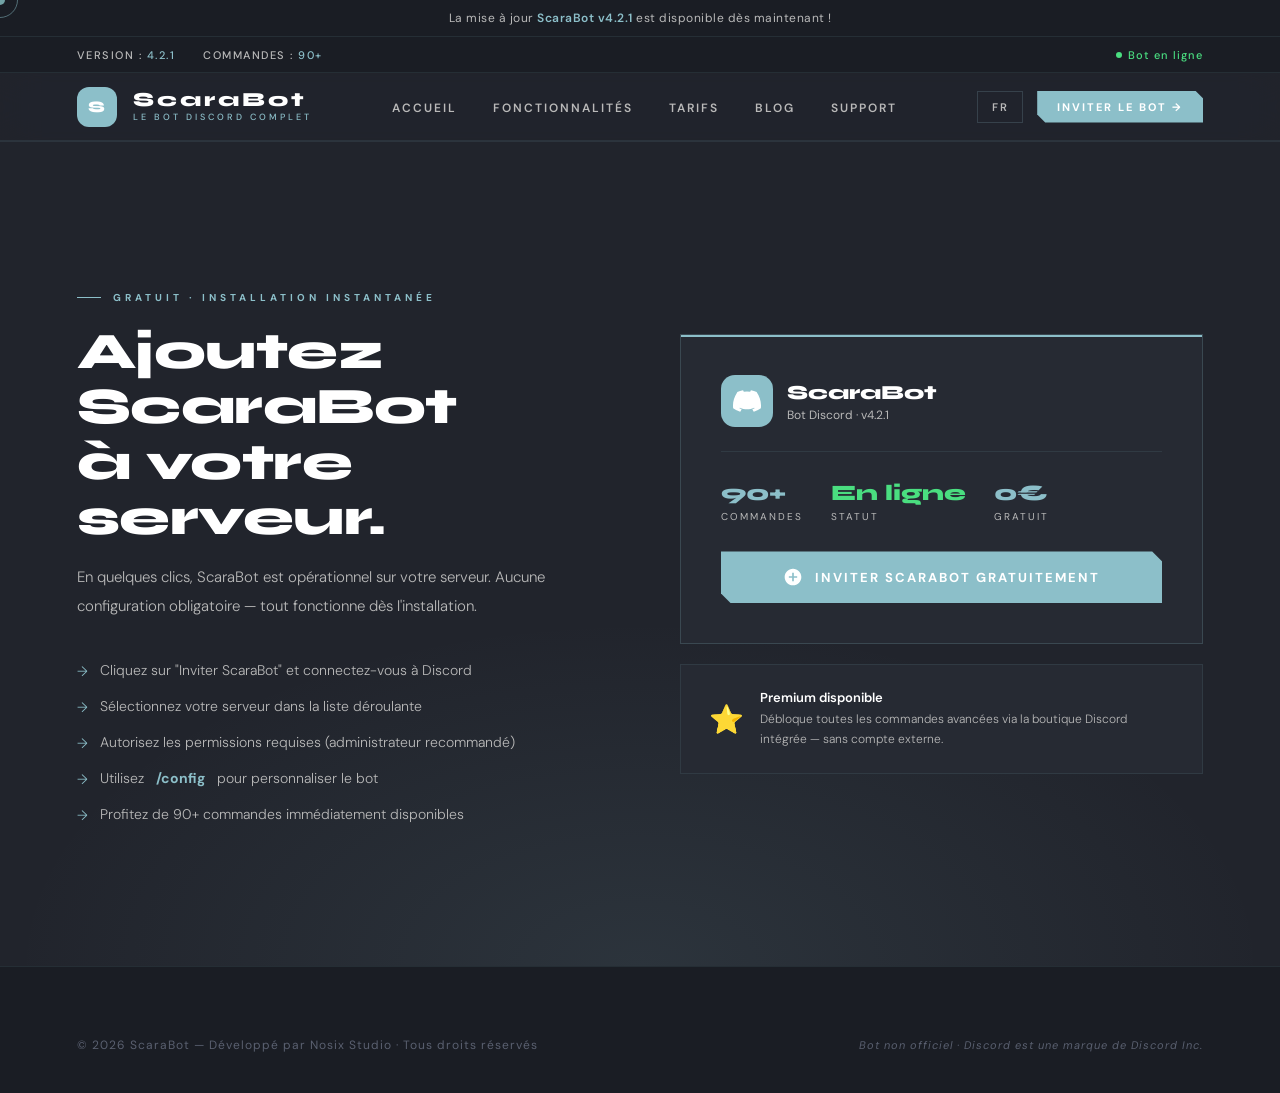
<file: support.html>
<!DOCTYPE html>
<html lang="fr">
<head>
<link rel="icon" type="image/png" href="logo.png">
<meta charset="UTF-8"/>
<meta name="viewport" content="width=device-width,initial-scale=1.0"/>
<title>Support & Installation — ScaraBot</title>
<link rel="preconnect" href="https://fonts.googleapis.com">
<link href="https://fonts.googleapis.com/css2?family=DM+Sans:ital,wght@0,300;0,400;0,500;0,600;1,300&family=Syne:wght@700;800&family=DM+Mono:wght@400;500&display=swap" rel="stylesheet">
<style>
:root {
  --ink:      #21242C;
  --deep:     #1A1D24;
  --panel:    #262A33;
  --card:     #2A2E38;
  --border:   rgba(140,191,201,.10);
  --border2:  rgba(140,191,201,.20);
  --blue:     #8CBFC9;
  --blue-lt:  #8CBFC9;
  --blue-glow: rgba(140,191,201,.18);
  --text:     #e8ecf0;
  --muted:    #b9b9b9;
  --faint:    #5a6070;
  --white:    #ffffff;
  --discord:  #5865F2;
  --gold:     #f59e0b;
}
*, *::before, *::after { box-sizing: border-box; margin: 0; padding: 0; }
html { scroll-behavior: smooth; font-size: 16px; }
body {
  background: var(--ink);
  color: var(--text);
  font-family: 'DM Sans', sans-serif;
  font-weight: 400;
  overflow-x: hidden;
  -webkit-font-smoothing: antialiased;
}
*, a { cursor: none; }
#cur {
  position: fixed; width: 10px; height: 10px;
  background: var(--blue-lt); border-radius: 50%;
  pointer-events: none; z-index: 9999;
  transform: translate(-50%,-50%); mix-blend-mode: difference;
}
#cur-ring {
  position: fixed; width: 36px; height: 36px;
  border: 1px solid rgba(140,191,201,.5); border-radius: 50%;
  pointer-events: none; z-index: 9998;
  transform: translate(-50%,-50%);
  transition: width .22s, height .22s, border-color .22s;
}
/* ANNOUNCEMENT BAR */
.announce {
  background: var(--deep); border-bottom: 1px solid var(--border);
  padding: 10px 6vw; text-align: center;
  font-size: 12px; letter-spacing: .5px; color: var(--muted);
}
.announce a { color: var(--blue-lt); text-decoration: none; font-weight: 600; }
.announce a:hover { text-decoration: underline; }
/* TOPBAR */
.topbar {
  background: var(--deep); border-bottom: 1px solid var(--border);
  padding: 0 6vw; height: 36px;
  display: flex; align-items: center; justify-content: space-between;
}
.topbar-item { font-size: 11px; letter-spacing: 1.5px; color: var(--muted); text-transform: uppercase; font-weight: 500; }
.topbar-item span { color: var(--blue-lt); }
.topbar-status {
  display: flex; align-items: center; gap: 6px;
  font-size: 11px; letter-spacing: 1px; color: #4ade80; font-weight: 500;
}
.topbar-status::before {
  content: ''; width: 6px; height: 6px;
  background: #4ade80; border-radius: 50%;
  animation: pgreen 2s infinite;
}
@keyframes pgreen { 0%,100%{box-shadow:0 0 0 0 rgba(74,222,128,.5)} 50%{box-shadow:0 0 0 4px rgba(74,222,128,0)} }
/* NAV */
nav {
  position: sticky; top: 0; z-index: 200;
  background: rgba(33,36,44,.94); backdrop-filter: blur(20px) saturate(180%);
  border-bottom: 1px solid var(--border);
  padding: 0 6vw; height: 68px;
  display: flex; align-items: center; justify-content: space-between;
}
.nav-brand { display: flex; align-items: center; gap: 16px; text-decoration: none; }
.nav-logo {
  width: 40px; height: 40px; background: var(--blue);
  border-radius: 12px; display: flex; align-items: center; justify-content: center;
  font-family:'Syne',sans-serif; font-weight:800; color:#fff; font-size:16px;
}
.nav-wordmark { display: flex; flex-direction: column; gap: 1px; }
.nav-wordmark .abbr { font-family: 'Syne', sans-serif; font-size: 20px; font-weight: 800; color: var(--white); letter-spacing: 3px; line-height: 1; }
.nav-wordmark .full { font-size: 9px; letter-spacing: 3px; color: var(--blue-lt); text-transform: uppercase; font-weight: 500; }
.nav-links { display: flex; align-items: center; gap: 36px; list-style: none; }
.nav-links a {
  font-size: 12px; letter-spacing: 2px; text-transform: uppercase;
  font-weight: 600; color: var(--muted); text-decoration: none; transition: color .2s; position: relative;
}
.nav-links a::after {
  content: ''; position: absolute; bottom: -4px; left: 0; right: 0;
  height: 1px; background: var(--blue-lt);
  transform: scaleX(0); transform-origin: left; transition: transform .3s;
}
.nav-links a:hover { color: var(--white); }
.nav-links a:hover::after { transform: scaleX(1); }
.nav-right { display: flex; align-items: center; gap: 14px; }
.lang-pill {
  font-size: 11px; letter-spacing: 1.5px; color: var(--muted);
  border: 1px solid var(--border2); padding: 8px 14px; text-transform: uppercase; font-weight: 600;
}
.btn-nav {
  display: flex; align-items: center; gap: 9px;
  background: var(--blue); color: #fff; text-decoration: none;
  padding: 9px 20px; font-size: 11px; font-weight: 700;
  letter-spacing: 2px; text-transform: uppercase;
  transition: opacity .2s, transform .2s;
  clip-path: polygon(0 0, calc(100% - 8px) 0, 100% 8px, 100% 100%, 8px 100%, 0 calc(100% - 8px));
}
.btn-nav:hover { opacity: .85; transform: translateY(-1px); }
/* HERO */
.hero {
  position: relative; min-height: calc(100vh - 104px);
  display: grid; grid-template-columns: 1fr 1fr;
  align-items: center; padding: 80px 6vw 40px; gap: 60px; overflow: hidden;
}
.hero-grid-bg {
  position: absolute; inset: 0;
  background-image: linear-gradient(var(--border) 1px, transparent 1px), linear-gradient(90deg, var(--border) 1px, transparent 1px);
  background-size: 48px 48px;
  mask-image: radial-gradient(ellipse 80% 80% at 50% 50%, black 20%, transparent 80%);
}
.hero::before {
  content: ''; position: absolute; top: -200px; right: -100px;
  width: 600px; height: 600px;
  background: conic-gradient(from 0deg at 50% 50%, transparent 0deg, var(--blue-glow) 60deg, transparent 120deg);
  border-radius: 50%; filter: blur(80px); pointer-events: none;
}
.hero-content { position: relative; z-index: 1; }
.hero-label {
  display: inline-flex; align-items: center; gap: 10px;
  border: 1px solid var(--border2); background: var(--panel);
  padding: 7px 16px; font-size: 10px; letter-spacing: 3px;
  text-transform: uppercase; color: var(--blue-lt); font-weight: 600; margin-bottom: 32px;
  opacity: 0; animation: fadeRight .6s .1s forwards;
}
.hero-label::before { content: ''; width: 18px; height: 1px; background: var(--blue-lt); }
.hero-title {
  font-family: 'Syne', sans-serif;
  font-size: clamp(40px, 5vw, 70px); font-weight: 800;
  line-height: 1.05; letter-spacing: -1px; color: var(--white); margin-bottom: 28px;
  opacity: 0; animation: fadeRight .7s .25s forwards;
}
.hero-title .line-blue { color: var(--blue-lt); }
.hero-desc {
  font-size: 15px; font-weight: 300; line-height: 1.9; color: var(--muted);
  max-width: 460px; margin-bottom: 40px;
  opacity: 0; animation: fadeRight .7s .4s forwards;
}
.hero-actions {
  display: flex; gap: 14px; flex-wrap: wrap; margin-bottom: 52px;
  opacity: 0; animation: fadeRight .7s .55s forwards;
}
.btn-primary {
  display: inline-flex; align-items: center; gap: 12px;
  background: var(--blue); color: #fff; text-decoration: none;
  padding: 15px 32px; font-size: 12px; font-weight: 700;
  letter-spacing: 2px; text-transform: uppercase;
  transition: transform .25s, box-shadow .25s;
  clip-path: polygon(0 0, calc(100% - 10px) 0, 100% 10px, 100% 100%, 10px 100%, 0 calc(100% - 10px));
}
.btn-primary:hover { transform: translateY(-3px); box-shadow: 0 16px 48px rgba(140,191,201,.45); }
.btn-primary svg { width: 18px; height: 18px; }
.btn-ghost {
  display: inline-flex; align-items: center; gap: 10px;
  background: transparent; color: var(--text); text-decoration: none;
  padding: 15px 32px; font-size: 12px; font-weight: 600;
  letter-spacing: 2px; text-transform: uppercase;
  border: 1px solid var(--border2); transition: border-color .2s, color .2s;
}
.btn-ghost:hover { border-color: var(--blue-lt); color: var(--blue-lt); }
/* PANEL */
.hero-panel { position: relative; z-index: 1; opacity: 0; animation: fadeLeft .8s .5s forwards; }
.metrics-board {
  background: var(--panel); border: 1px solid var(--border2);
  overflow: hidden; position: relative;
}
.metrics-board::before {
  content: ''; position: absolute; top: 0; left: 0; right: 0; height: 2px;
  background: linear-gradient(90deg, var(--blue), var(--blue-lt), transparent);
}
.metrics-header {
  padding: 20px 28px 16px; border-bottom: 1px solid var(--border);
  display: flex; align-items: center; justify-content: space-between;
}
.metrics-title { font-family: 'DM Mono', monospace; font-size: 11px; letter-spacing: 2px; color: var(--muted); text-transform: uppercase; }
.live-badge { display: flex; align-items: center; gap: 6px; font-family: 'DM Mono', monospace; font-size: 10px; color: #4ade80; letter-spacing: 1px; }
.live-badge::before { content: ''; width: 6px; height: 6px; background: #4ade80; border-radius: 50%; animation: pgreen 2s infinite; }
.metrics-grid { display: grid; grid-template-columns: 1fr 1fr; }
.metric-cell { padding: 28px; border-right: 1px solid var(--border); border-bottom: 1px solid var(--border); }
.metric-cell:nth-child(2n) { border-right: none; }
.metric-cell:nth-child(n+3) { border-bottom: none; }
.metric-val { font-family: 'Syne', sans-serif; font-size: 36px; font-weight: 800; color: var(--white); line-height: 1; margin-bottom: 6px; }
.metric-val .unit { font-size: 18px; color: var(--blue-lt); font-weight: 700; }
.metric-key { font-size: 10px; letter-spacing: 2px; text-transform: uppercase; color: var(--muted); font-weight: 600; }
.metrics-bar-row { padding: 20px 28px; border-top: 1px solid var(--border); display: flex; flex-direction: column; gap: 10px; }
.bar-label-row { display: flex; justify-content: space-between; font-size: 11px; color: var(--muted); letter-spacing: 1px; }
.bar-label-row span:last-child { color: var(--blue-lt); }
.progress-track { height: 3px; background: var(--faint); border-radius: 2px; overflow: hidden; }
.progress-fill { height: 100%; background: linear-gradient(90deg, var(--blue), var(--blue-lt)); border-radius: 2px; animation: growBar 1.5s 1s both; }
@keyframes growBar { from { width: 0 !important; } }
/* SECTION */
.section { padding: 120px 6vw; position: relative; }
.section-intro { margin-bottom: 70px; }
.section-intro.center { text-align: center; display:flex; flex-direction:column; align-items:center; }
.eyebrow {
  display: inline-flex; align-items: center; gap: 12px;
  font-size: 10px; letter-spacing: 4px; text-transform: uppercase;
  color: var(--blue-lt); font-weight: 700; margin-bottom: 20px;
}
.eyebrow::before { content: ''; width: 24px; height: 1px; background: var(--blue-lt); }
.section-h {
  font-family: 'Syne', sans-serif; font-size: clamp(32px, 4vw, 52px);
  font-weight: 800; line-height: 1.08; letter-spacing: -0.5px; color: var(--white); max-width: 620px;
}
.section-p { font-size: 15px; font-weight: 300; color: var(--muted); line-height: 1.9; max-width: 520px; margin-top: 18px; }
.rule { height: 1px; background: var(--border); margin: 0 6vw; }
/* STATS */
.stats-section { background: var(--deep); }
.stats-grid { display: grid; grid-template-columns: repeat(4,1fr); border: 1px solid var(--border); margin-top: 60px; }
.stat-cell { padding: 44px 32px; border-right: 1px solid var(--border); text-align: center; }
.stat-cell:last-child { border-right: none; }
.stat-val { font-family:'Syne',sans-serif; font-size: 44px; font-weight: 800; color: var(--blue-lt); line-height: 1; }
.stat-val .unit { font-size: 22px; color: var(--white); }
.stat-key { margin-top: 12px; font-size: 11px; letter-spacing: 2px; text-transform: uppercase; color: var(--muted); font-weight: 600; }
/* FEATURES GRID */
.features-grid { display: grid; grid-template-columns: repeat(3, 1fr); border: 1px solid var(--border); }
.feature { padding: 52px 40px; border-right: 1px solid var(--border); border-bottom: 1px solid var(--border); position: relative; overflow: hidden; transition: background .3s; }
.feature:nth-child(3n) { border-right: none; }
.feature:nth-last-child(-n+3) { border-bottom: none; }
.feature::after { content: ''; position: absolute; bottom: 0; left: 40px; right: 40px; height: 1px; background: var(--blue-lt); transform: scaleX(0); transform-origin: left; transition: transform .5s; }
.feature:hover { background: var(--panel); }
.feature:hover::after { transform: scaleX(1); }
.feature-num { font-family: 'DM Mono', monospace; font-size: 11px; color: var(--blue-lt); letter-spacing: 2px; margin-bottom: 28px; opacity: .7; }
.feature-icon { font-size: 32px; margin-bottom: 20px; display: block; }
.feature-title { font-family: 'Syne', sans-serif; font-size: 20px; font-weight: 800; color: var(--white); letter-spacing: -.3px; margin-bottom: 14px; }
.feature-text { font-size: 14px; font-weight: 300; color: var(--muted); line-height: 1.8; }
.feature-link { display:inline-flex; align-items:center; gap:8px; margin-top:18px; font-size:11px; letter-spacing:1.5px; text-transform:uppercase; font-weight:700; color:var(--blue-lt); text-decoration:none; }
/* PRICING */
.pricing-section { background: var(--deep); }
.pricing-grid { display: grid; grid-template-columns: repeat(3,1fr); gap: 24px; margin-top: 60px; }
.plan {
  background: var(--panel); border: 1px solid var(--border2); padding: 40px 34px;
  display: flex; flex-direction: column; position: relative; overflow: hidden;
}
.plan.featured { border-color: var(--blue-lt); box-shadow: 0 0 0 1px var(--blue-lt), 0 24px 60px rgba(140,191,201,.15); }
.plan.featured::before { content: ''; position: absolute; top: 0; left: 0; right: 0; height: 2px; background: linear-gradient(90deg, var(--blue), var(--blue-lt)); }
.plan-tag { font-size: 10px; letter-spacing: 3px; text-transform: uppercase; color: var(--blue-lt); font-weight: 700; margin-bottom: 14px; }
.plan-name { font-family: 'Syne', sans-serif; font-size: 26px; font-weight: 800; color: var(--white); margin-bottom: 8px; }
.plan-price { font-family: 'Syne', sans-serif; font-size: 40px; font-weight: 800; color: var(--white); margin-bottom: 4px; }
.plan-price .per { font-size: 13px; color: var(--muted); font-weight: 400; }
.plan-sub { font-size: 12px; color: var(--muted); font-weight: 300; margin-bottom: 28px; }
.plan-list { list-style: none; display: flex; flex-direction: column; gap: 14px; margin-bottom: 32px; flex-grow: 1; }
.plan-list li { display: flex; align-items: flex-start; gap: 10px; font-size: 13px; font-weight: 300; color: var(--text); line-height: 1.5; }
.plan-list li::before { content: '✓'; color: var(--blue-lt); font-weight: 700; flex-shrink: 0; }
.plan .btn-primary, .plan .btn-ghost { justify-content: center; width: 100%; }
/* BLOG */
.blog-grid { display: grid; grid-template-columns: repeat(3,1fr); gap: 24px; margin-top: 60px; }
.blog-card { background: var(--panel); border: 1px solid var(--border); text-decoration: none; display: flex; flex-direction: column; overflow: hidden; transition: border-color .25s, transform .25s; }
.blog-card:hover { border-color: var(--blue-lt); transform: translateY(-4px); }
.blog-thumb { height: 150px; background: linear-gradient(135deg, var(--card), var(--panel)); position: relative; display:flex; align-items:center; justify-content:center; border-bottom: 1px solid var(--border); }
.blog-thumb::before { content: ''; position: absolute; inset: 0; background-image: linear-gradient(var(--border) 1px, transparent 1px), linear-gradient(90deg, var(--border) 1px, transparent 1px); background-size: 24px 24px; }
.blog-thumb span { position: relative; font-size: 34px; }
.blog-body { padding: 26px 26px 28px; }
.blog-date { font-family: 'DM Mono', monospace; font-size: 10px; letter-spacing: 1.5px; color: var(--blue-lt); text-transform: uppercase; margin-bottom: 12px; }
.blog-title { font-family: 'Syne', sans-serif; font-size: 17px; font-weight: 800; color: var(--white); line-height: 1.35; margin-bottom: 10px; }
.blog-desc { font-size: 13px; font-weight: 300; color: var(--muted); line-height: 1.7; }
/* CTA */
.cta-block { position: relative; overflow: hidden; background: var(--ink); border-top: 1px solid var(--border); }
.cta-block::before { content: ''; position: absolute; inset: 0; background: radial-gradient(ellipse 70% 60% at 50% 100%, rgba(140,191,201,.1) 0%, transparent 70%); pointer-events: none; }
.cta-inner { position: relative; z-index: 1; padding: 140px 6vw; display: grid; grid-template-columns: 1fr 1fr; gap: 80px; align-items: center; }
.bot-card { background: var(--panel); border: 1px solid var(--border2); padding: 40px; position: relative; overflow: hidden; }
.bot-card::before { content: ''; position: absolute; top: 0; left: 0; right: 0; height: 2px; background: linear-gradient(90deg, var(--blue), var(--blue-lt)); }
.bc-header { display: flex; align-items: center; gap: 14px; margin-bottom: 28px; padding-bottom: 24px; border-bottom: 1px solid var(--border); }
.bc-avatar { width: 52px; height: 52px; background: var(--blue); border-radius: 14px; display: flex; align-items: center; justify-content: center; }
.bc-avatar svg { width: 28px; height: 28px; fill: #fff; }
.bc-name { font-family: 'Syne', sans-serif; font-size: 20px; font-weight: 800; color: var(--white); }
.bc-sub { font-size: 12px; color: var(--muted); margin-top: 2px; }
.bc-stats { display: flex; gap: 28px; margin-bottom: 28px; }
.bc-stat { display: flex; flex-direction: column; gap: 4px; }
.bc-stat-val { font-family: 'Syne', sans-serif; font-size: 22px; font-weight: 800; color: var(--white); }
.bc-stat-key { font-size: 10px; letter-spacing: 2px; text-transform: uppercase; color: var(--muted); }
.btn-invite {
  width: 100%; display: flex; align-items: center; justify-content: center; gap: 12px;
  background: var(--blue); color: #fff; text-decoration: none;
  padding: 16px; font-size: 13px; font-weight: 700; letter-spacing: 2px; text-transform: uppercase;
  transition: transform .2s, box-shadow .2s; position: relative;
  clip-path: polygon(0 0, calc(100% - 10px) 0, 100% 10px, 100% 100%, 10px 100%, 0 calc(100% - 10px));
}
.btn-invite:hover { transform: translateY(-3px); box-shadow: 0 12px 40px rgba(140,191,201,.5); }
.btn-invite svg { width: 20px; height: 20px; }
.checklist { list-style: none; display: flex; flex-direction: column; gap: 14px; }
.checklist li { display: flex; align-items: flex-start; gap: 12px; font-size: 14px; font-weight: 300; color: var(--muted); line-height: 1.5; }
.checklist li::before { content: '→'; color: var(--blue-lt); font-size: 14px; flex-shrink: 0; margin-top: 1px; }
/* FOOTER */
footer { background: var(--deep); border-top: 1px solid var(--border); padding: 70px 6vw 40px; }
.footer-top { display: grid; grid-template-columns: 2fr 1fr 1fr 1fr; gap: 60px; padding-bottom: 52px; border-bottom: 1px solid var(--border); margin-bottom: 36px; }
.footer-brand { display:flex; align-items:center; gap:14px; text-decoration:none; }
.footer-tagline { font-size: 13px; font-weight: 300; color: var(--muted); line-height: 1.8; margin-top: 20px; max-width: 280px; }
.footer-socials { display:flex; gap:14px; margin-top:24px; }
.footer-socials a { width: 36px; height: 36px; border: 1px solid var(--border2); display:flex; align-items:center; justify-content:center; text-decoration:none; color: var(--muted); transition: border-color .2s, color .2s; font-size: 14px; }
.footer-socials a:hover { border-color: var(--blue-lt); color: var(--blue-lt); }
.footer-col-title { font-size: 10px; letter-spacing: 3px; text-transform: uppercase; color: var(--white); font-weight: 700; margin-bottom: 20px; }
.footer-links { list-style: none; display: flex; flex-direction: column; gap: 12px; }
.footer-links a { font-size: 13px; font-weight: 300; color: var(--muted); text-decoration: none; transition: color .2s; }
.footer-links a:hover { color: var(--blue-lt); }
.footer-bottom { display: flex; align-items: center; justify-content: space-between; flex-wrap: wrap; gap: 12px; }
.footer-copy { font-size: 12px; color: var(--faint); letter-spacing: 1px; }
.footer-legal { font-size: 11px; color: var(--faint); letter-spacing: 1px; font-style: italic; }
/* ANIM */
@keyframes fadeRight { from{opacity:0;transform:translateX(-28px)} to{opacity:1;transform:translateX(0)} }
@keyframes fadeLeft  { from{opacity:0;transform:translateX(28px)}  to{opacity:1;transform:translateX(0)} }
.reveal { opacity: 0; transform: translateY(28px); transition: opacity .7s cubic-bezier(.25,.46,.45,.94), transform .7s cubic-bezier(.25,.46,.45,.94); }
.reveal.on { opacity: 1; transform: translateY(0); }
.reveal-delay-1 { transition-delay: .1s; }
.reveal-delay-2 { transition-delay: .2s; }
.reveal-delay-3 { transition-delay: .3s; }
/* RESPONSIVE */
@media (max-width: 980px) {
  .hero { grid-template-columns: 1fr; min-height: auto; }
  .features-grid, .pricing-grid, .blog-grid { grid-template-columns: 1fr; }
  .feature { border-right: none !important; }
  .feature:not(:last-child) { border-bottom: 1px solid var(--border) !important; }
  .stats-grid { grid-template-columns: 1fr 1fr; }
  .stat-cell:nth-child(2n) { border-right: none; }
  .stat-cell:nth-child(-n+2) { border-bottom: 1px solid var(--border); }
  .cta-inner { grid-template-columns: 1fr; }
  .footer-top { grid-template-columns: 1fr 1fr; }
  .nav-links { display: none; }
}
@media (max-width: 580px) {
  .topbar, .announce { display: none; }
  .footer-top { grid-template-columns: 1fr; }
  .stats-grid { grid-template-columns: 1fr; }
  .stat-cell { border-right: none !important; border-bottom: 1px solid var(--border); }
}
</style>
</head>
<body>

<div id="cur"></div>
<div id="cur-ring"></div>

<!-- ANNONCE -->
<div class="announce">La mise à jour <a href="#blog">ScaraBot v4.2.1</a> est disponible dès maintenant !</div>


<!-- TOPBAR -->
<div class="topbar">
  <div style="display:flex;align-items:center;gap:28px">
    <div class="topbar-item">Version : <span>4.2.1</span></div>
    <div class="topbar-item">Commandes : <span>90+</span></div>
  </div>
  <div class="topbar-status">Bot en ligne</div>
</div>


<!-- NAV -->
<nav>
  <a href="index.html" class="nav-brand">
    <div class="nav-logo">S</div>
    <div class="nav-wordmark">
      <span class="abbr">ScaraBot</span>
      <span class="full">Le bot Discord complet</span>
    </div>
  </a>
  <ul class="nav-links">
    <li><a href="index.html">Accueil</a></li>
    <li><a href="fonctionnalites.html">Fonctionnalités</a></li>
    <li><a href="tarifs.html">Tarifs</a></li>
    <li><a href="blog.html">Blog</a></li>
    <li><a href="support.html">Support</a></li>
  </ul>
  <div class="nav-right">
    <div class="lang-pill">FR</div>
    <a href="https://discord.com/oauth2/authorize?client_id=1403513450273177772&permissions=8&integration_type=0&scope=bot%20applications.commands" target="_blank" class="btn-nav">
      Inviter le bot →
    </a>
  </div>
</nav>


<!-- INVITE CTA -->
<section class="cta-block" id="invite">
  <div class="cta-inner">
    <div class="reveal">
      <div class="eyebrow">Gratuit · Installation instantanée</div>
      <h2 class="section-h">Ajoutez ScaraBot<br>à votre serveur.</h2>
      <p class="section-p" style="margin-bottom:40px">En quelques clics, ScaraBot est opérationnel sur votre serveur. Aucune configuration obligatoire — tout fonctionne dès l'installation.</p>
      <ul class="checklist">
        <li>Cliquez sur "Inviter ScaraBot" et connectez-vous à Discord</li>
        <li>Sélectionnez votre serveur dans la liste déroulante</li>
        <li>Autorisez les permissions requises (administrateur recommandé)</li>
        <li>Utilisez <strong style="color:var(--blue-lt)">/config</strong> pour personnaliser le bot</li>
        <li>Profitez de 90+ commandes immédiatement disponibles</li>
      </ul>
    </div>
    <div style="display:flex;flex-direction:column;gap:20px">
      <div class="bot-card reveal reveal-delay-2">
        <div class="bc-header">
          <div class="bc-avatar">
            <svg viewBox="0 0 24 24" fill="white"><path d="M20.317 4.37a19.791 19.791 0 0 0-4.885-1.515.074.074 0 0 0-.079.037c-.21.375-.444.864-.608 1.25a18.27 18.27 0 0 0-5.487 0 12.64 12.64 0 0 0-.617-1.25.077.077 0 0 0-.079-.037A19.736 19.736 0 0 0 3.677 4.37a.07.07 0 0 0-.032.027C.533 9.046-.32 13.58.099 18.057.1 18.08.114 18.1.133 18.115a19.9 19.9 0 0 0 5.993 3.03.078.078 0 0 0 .084-.028 14.09 14.09 0 0 0 1.226-1.994.076.076 0 0 0-.041-.106 13.107 13.107 0 0 1-1.872-.892.077.077 0 0 1-.008-.128 10.2 10.2 0 0 0 .372-.292.074.074 0 0 1 .077-.01c3.928 1.793 8.18 1.793 12.062 0a.074.074 0 0 1 .078.01c.12.098.246.198.373.292a.077.077 0 0 1-.006.127 12.299 12.299 0 0 1-1.873.892.077.077 0 0 0-.041.107c.36.698.772 1.362 1.225 1.993a.076.076 0 0 0 .084.028 19.839 19.839 0 0 0 6.002-3.03.077.077 0 0 0 .032-.054c.5-5.177-.838-9.674-3.549-13.66a.061.061 0 0 0-.031-.03z"/></svg>
          </div>
          <div>
            <div class="bc-name">ScaraBot</div>
            <div class="bc-sub">Bot Discord · v4.2.1</div>
          </div>
        </div>
        <div class="bc-stats">
          <div class="bc-stat">
            <div class="bc-stat-val" style="color:var(--blue-lt)">90+</div>
            <div class="bc-stat-key">Commandes</div>
          </div>
          <div class="bc-stat">
            <div class="bc-stat-val" style="color:#4ade80">En ligne</div>
            <div class="bc-stat-key">Statut</div>
          </div>
          <div class="bc-stat">
            <div class="bc-stat-val" style="color:var(--blue-lt)">0€</div>
            <div class="bc-stat-key">Gratuit</div>
          </div>
        </div>
        <a href="https://discord.com/oauth2/authorize?client_id=1403513450273177772&permissions=8&integration_type=0&scope=bot%20applications.commands" target="_blank" class="btn-invite">
          <svg viewBox="0 0 24 24" fill="currentColor"><path d="M12 2C6.48 2 2 6.48 2 12s4.48 10 10 10 10-4.48 10-10S17.52 2 12 2zm5 11h-4v4h-2v-4H7v-2h4V7h2v4h4v2z"/></svg>
          Inviter ScaraBot gratuitement
        </a>
      </div>
      <div class="reveal reveal-delay-3" style="border:1px solid var(--border);background:var(--panel);padding:24px 28px;display:flex;align-items:center;gap:16px">
        <div style="font-size:28px;flex-shrink:0">⭐</div>
        <div>
          <div style="font-size:13px;font-weight:600;color:var(--white);margin-bottom:4px">Premium disponible</div>
          <div style="font-size:12px;font-weight:300;color:var(--muted);line-height:1.6">Débloque toutes les commandes avancées via la boutique Discord intégrée — sans compte externe.</div>
        </div>
      </div>
    </div>
  </div>
</section>


<!-- FOOTER -->
<footer>
  <div class="footer-bottom">
    <div class="footer-copy">© 2026 ScaraBot — Développé par Nosix Studio · Tous droits réservés</div>
    <div class="footer-legal">Bot non officiel · Discord est une marque de Discord Inc.</div>
  </div>
</footer>


<script>
const cur = document.getElementById('cur');
const ring = document.getElementById('cur-ring');
let mx=0,my=0,rx=0,ry=0;
document.addEventListener('mousemove',e=>{mx=e.clientX;my=e.clientY;cur.style.left=mx+'px';cur.style.top=my+'px';});
(function loop(){rx+=(mx-rx)*.14;ry+=(my-ry)*.14;ring.style.left=rx+'px';ring.style.top=ry+'px';requestAnimationFrame(loop);})();
document.querySelectorAll('a,button').forEach(el=>{
  el.addEventListener('mouseenter',()=>{ring.style.width='56px';ring.style.height='56px';ring.style.borderColor='rgba(140,191,201,.8)';});
  el.addEventListener('mouseleave',()=>{ring.style.width='36px';ring.style.height='36px';ring.style.borderColor='rgba(140,191,201,.5)';});
});
const obs=new IntersectionObserver(entries=>{
  entries.forEach(e=>{if(e.isIntersecting){e.target.classList.add('on');obs.unobserve(e.target);}});
},{threshold:0.1});
document.querySelectorAll('.reveal').forEach(el=>obs.observe(el));
document.querySelectorAll('a[href^="#"]').forEach(a=>{
  a.addEventListener('click',e=>{
    const target = a.getAttribute('href');
    if(target.length>1){
      e.preventDefault();
      const t=document.querySelector(target);
      if(t)t.scrollIntoView({behavior:'smooth',block:'start'});
    }
  });
});
</script>
</body>
</html>
</file>
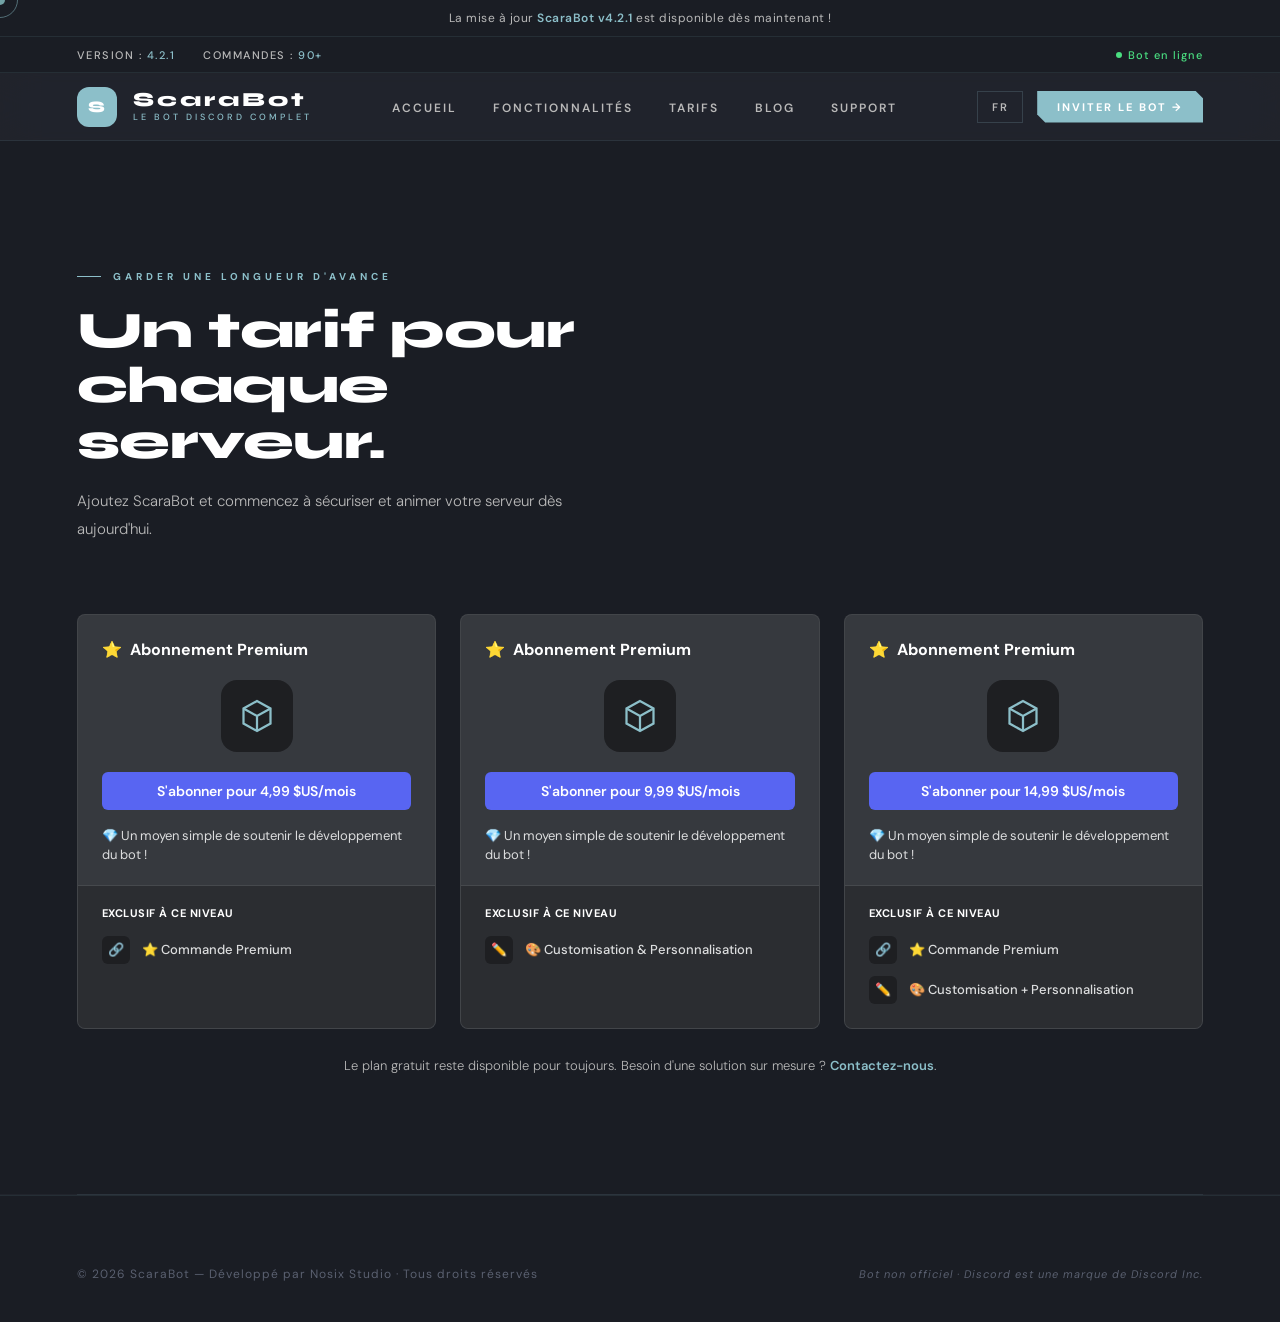
<file: tarifs.html>
<!DOCTYPE html>
<html lang="fr">
<head>
<link rel="icon" type="image/png" href="logo.png">
<meta charset="UTF-8"/>
<meta name="viewport" content="width=device-width,initial-scale=1.0"/>
<title>Tarifs — ScaraBot</title>
<link rel="preconnect" href="https://fonts.googleapis.com">
<link href="https://fonts.googleapis.com/css2?family=DM+Sans:ital,wght@0,300;0,400;0,500;0,600;1,300&family=Syne:wght@700;800&family=DM+Mono:wght@400;500&display=swap" rel="stylesheet">
<style>
:root {
  --ink:      #21242C;
  --deep:     #1A1D24;
  --panel:    #262A33;
  --card:     #2A2E38;
  --border:   rgba(140,191,201,.10);
  --border2:  rgba(140,191,201,.20);
  --blue:     #8CBFC9;
  --blue-lt:  #8CBFC9;
  --blue-glow: rgba(140,191,201,.18);
  --text:     #e8ecf0;
  --muted:    #b9b9b9;
  --faint:    #5a6070;
  --white:    #ffffff;
  --discord:  #5865F2;
  --gold:     #f59e0b;
}
*, *::before, *::after { box-sizing: border-box; margin: 0; padding: 0; }
html { scroll-behavior: smooth; font-size: 16px; }
body {
  background: var(--ink);
  color: var(--text);
  font-family: 'DM Sans', sans-serif;
  font-weight: 400;
  overflow-x: hidden;
  -webkit-font-smoothing: antialiased;
}
*, a { cursor: none; }
#cur {
  position: fixed; width: 10px; height: 10px;
  background: var(--blue-lt); border-radius: 50%;
  pointer-events: none; z-index: 9999;
  transform: translate(-50%,-50%); mix-blend-mode: difference;
}
#cur-ring {
  position: fixed; width: 36px; height: 36px;
  border: 1px solid rgba(140,191,201,.5); border-radius: 50%;
  pointer-events: none; z-index: 9998;
  transform: translate(-50%,-50%);
  transition: width .22s, height .22s, border-color .22s;
}
/* ANNOUNCEMENT BAR */
.announce {
  background: var(--deep); border-bottom: 1px solid var(--border);
  padding: 10px 6vw; text-align: center;
  font-size: 12px; letter-spacing: .5px; color: var(--muted);
}
.announce a { color: var(--blue-lt); text-decoration: none; font-weight: 600; }
.announce a:hover { text-decoration: underline; }
/* TOPBAR */
.topbar {
  background: var(--deep); border-bottom: 1px solid var(--border);
  padding: 0 6vw; height: 36px;
  display: flex; align-items: center; justify-content: space-between;
}
.topbar-item { font-size: 11px; letter-spacing: 1.5px; color: var(--muted); text-transform: uppercase; font-weight: 500; }
.topbar-item span { color: var(--blue-lt); }
.topbar-status {
  display: flex; align-items: center; gap: 6px;
  font-size: 11px; letter-spacing: 1px; color: #4ade80; font-weight: 500;
}
.topbar-status::before {
  content: ''; width: 6px; height: 6px;
  background: #4ade80; border-radius: 50%;
  animation: pgreen 2s infinite;
}
@keyframes pgreen { 0%,100%{box-shadow:0 0 0 0 rgba(74,222,128,.5)} 50%{box-shadow:0 0 0 4px rgba(74,222,128,0)} }
/* NAV */
nav {
  position: sticky; top: 0; z-index: 200;
  background: rgba(33,36,44,.94); backdrop-filter: blur(20px) saturate(180%);
  border-bottom: 1px solid var(--border);
  padding: 0 6vw; height: 68px;
  display: flex; align-items: center; justify-content: space-between;
}
.nav-brand { display: flex; align-items: center; gap: 16px; text-decoration: none; }
.nav-logo {
  width: 40px; height: 40px; background: var(--blue);
  border-radius: 12px; display: flex; align-items: center; justify-content: center;
  font-family:'Syne',sans-serif; font-weight:800; color:#fff; font-size:16px;
}
.nav-wordmark { display: flex; flex-direction: column; gap: 1px; }
.nav-wordmark .abbr { font-family: 'Syne', sans-serif; font-size: 20px; font-weight: 800; color: var(--white); letter-spacing: 3px; line-height: 1; }
.nav-wordmark .full { font-size: 9px; letter-spacing: 3px; color: var(--blue-lt); text-transform: uppercase; font-weight: 500; }
.nav-links { display: flex; align-items: center; gap: 36px; list-style: none; }
.nav-links a {
  font-size: 12px; letter-spacing: 2px; text-transform: uppercase;
  font-weight: 600; color: var(--muted); text-decoration: none; transition: color .2s; position: relative;
}
.nav-links a::after {
  content: ''; position: absolute; bottom: -4px; left: 0; right: 0;
  height: 1px; background: var(--blue-lt);
  transform: scaleX(0); transform-origin: left; transition: transform .3s;
}
.nav-links a:hover { color: var(--white); }
.nav-links a:hover::after { transform: scaleX(1); }
.nav-right { display: flex; align-items: center; gap: 14px; }
.lang-pill {
  font-size: 11px; letter-spacing: 1.5px; color: var(--muted);
  border: 1px solid var(--border2); padding: 8px 14px; text-transform: uppercase; font-weight: 600;
}
.btn-nav {
  display: flex; align-items: center; gap: 9px;
  background: var(--blue); color: #fff; text-decoration: none;
  padding: 9px 20px; font-size: 11px; font-weight: 700;
  letter-spacing: 2px; text-transform: uppercase;
  transition: opacity .2s, transform .2s;
  clip-path: polygon(0 0, calc(100% - 8px) 0, 100% 8px, 100% 100%, 8px 100%, 0 calc(100% - 8px));
}
.btn-nav:hover { opacity: .85; transform: translateY(-1px); }
/* HERO */
.hero {
  position: relative; min-height: calc(100vh - 104px);
  display: grid; grid-template-columns: 1fr 1fr;
  align-items: center; padding: 80px 6vw 40px; gap: 60px; overflow: hidden;
}
.hero-grid-bg {
  position: absolute; inset: 0;
  background-image: linear-gradient(var(--border) 1px, transparent 1px), linear-gradient(90deg, var(--border) 1px, transparent 1px);
  background-size: 48px 48px;
  mask-image: radial-gradient(ellipse 80% 80% at 50% 50%, black 20%, transparent 80%);
}
.hero::before {
  content: ''; position: absolute; top: -200px; right: -100px;
  width: 600px; height: 600px;
  background: conic-gradient(from 0deg at 50% 50%, transparent 0deg, var(--blue-glow) 60deg, transparent 120deg);
  border-radius: 50%; filter: blur(80px); pointer-events: none;
}
.hero-content { position: relative; z-index: 1; }
.hero-label {
  display: inline-flex; align-items: center; gap: 10px;
  border: 1px solid var(--border2); background: var(--panel);
  padding: 7px 16px; font-size: 10px; letter-spacing: 3px;
  text-transform: uppercase; color: var(--blue-lt); font-weight: 600; margin-bottom: 32px;
  opacity: 0; animation: fadeRight .6s .1s forwards;
}
.hero-label::before { content: ''; width: 18px; height: 1px; background: var(--blue-lt); }
.hero-title {
  font-family: 'Syne', sans-serif;
  font-size: clamp(40px, 5vw, 70px); font-weight: 800;
  line-height: 1.05; letter-spacing: -1px; color: var(--white); margin-bottom: 28px;
  opacity: 0; animation: fadeRight .7s .25s forwards;
}
.hero-title .line-blue { color: var(--blue-lt); }
.hero-desc {
  font-size: 15px; font-weight: 300; line-height: 1.9; color: var(--muted);
  max-width: 460px; margin-bottom: 40px;
  opacity: 0; animation: fadeRight .7s .4s forwards;
}
.hero-actions {
  display: flex; gap: 14px; flex-wrap: wrap; margin-bottom: 52px;
  opacity: 0; animation: fadeRight .7s .55s forwards;
}
.btn-primary {
  display: inline-flex; align-items: center; gap: 12px;
  background: var(--blue); color: #fff; text-decoration: none;
  padding: 15px 32px; font-size: 12px; font-weight: 700;
  letter-spacing: 2px; text-transform: uppercase;
  transition: transform .25s, box-shadow .25s;
  clip-path: polygon(0 0, calc(100% - 10px) 0, 100% 10px, 100% 100%, 10px 100%, 0 calc(100% - 10px));
}
.btn-primary:hover { transform: translateY(-3px); box-shadow: 0 16px 48px rgba(140,191,201,.45); }
.btn-primary svg { width: 18px; height: 18px; }
.btn-ghost {
  display: inline-flex; align-items: center; gap: 10px;
  background: transparent; color: var(--text); text-decoration: none;
  padding: 15px 32px; font-size: 12px; font-weight: 600;
  letter-spacing: 2px; text-transform: uppercase;
  border: 1px solid var(--border2); transition: border-color .2s, color .2s;
}
.btn-ghost:hover { border-color: var(--blue-lt); color: var(--blue-lt); }
/* PANEL */
.hero-panel { position: relative; z-index: 1; opacity: 0; animation: fadeLeft .8s .5s forwards; }
.metrics-board {
  background: var(--panel); border: 1px solid var(--border2);
  overflow: hidden; position: relative;
}
.metrics-board::before {
  content: ''; position: absolute; top: 0; left: 0; right: 0; height: 2px;
  background: linear-gradient(90deg, var(--blue), var(--blue-lt), transparent);
}
.metrics-header {
  padding: 20px 28px 16px; border-bottom: 1px solid var(--border);
  display: flex; align-items: center; justify-content: space-between;
}
.metrics-title { font-family: 'DM Mono', monospace; font-size: 11px; letter-spacing: 2px; color: var(--muted); text-transform: uppercase; }
.live-badge { display: flex; align-items: center; gap: 6px; font-family: 'DM Mono', monospace; font-size: 10px; color: #4ade80; letter-spacing: 1px; }
.live-badge::before { content: ''; width: 6px; height: 6px; background: #4ade80; border-radius: 50%; animation: pgreen 2s infinite; }
.metrics-grid { display: grid; grid-template-columns: 1fr 1fr; }
.metric-cell { padding: 28px; border-right: 1px solid var(--border); border-bottom: 1px solid var(--border); }
.metric-cell:nth-child(2n) { border-right: none; }
.metric-cell:nth-child(n+3) { border-bottom: none; }
.metric-val { font-family: 'Syne', sans-serif; font-size: 36px; font-weight: 800; color: var(--white); line-height: 1; margin-bottom: 6px; }
.metric-val .unit { font-size: 18px; color: var(--blue-lt); font-weight: 700; }
.metric-key { font-size: 10px; letter-spacing: 2px; text-transform: uppercase; color: var(--muted); font-weight: 600; }
.metrics-bar-row { padding: 20px 28px; border-top: 1px solid var(--border); display: flex; flex-direction: column; gap: 10px; }
.bar-label-row { display: flex; justify-content: space-between; font-size: 11px; color: var(--muted); letter-spacing: 1px; }
.bar-label-row span:last-child { color: var(--blue-lt); }
.progress-track { height: 3px; background: var(--faint); border-radius: 2px; overflow: hidden; }
.progress-fill { height: 100%; background: linear-gradient(90deg, var(--blue), var(--blue-lt)); border-radius: 2px; animation: growBar 1.5s 1s both; }
@keyframes growBar { from { width: 0 !important; } }
/* SECTION */
.section { padding: 120px 6vw; position: relative; }
.section-intro { margin-bottom: 70px; }
.section-intro.center { text-align: center; display:flex; flex-direction:column; align-items:center; }
.eyebrow {
  display: inline-flex; align-items: center; gap: 12px;
  font-size: 10px; letter-spacing: 4px; text-transform: uppercase;
  color: var(--blue-lt); font-weight: 700; margin-bottom: 20px;
}
.eyebrow::before { content: ''; width: 24px; height: 1px; background: var(--blue-lt); }
.section-h {
  font-family: 'Syne', sans-serif; font-size: clamp(32px, 4vw, 52px);
  font-weight: 800; line-height: 1.08; letter-spacing: -0.5px; color: var(--white); max-width: 620px;
}
.section-p { font-size: 15px; font-weight: 300; color: var(--muted); line-height: 1.9; max-width: 520px; margin-top: 18px; }
.rule { height: 1px; background: var(--border); margin: 0 6vw; }
/* STATS */
.stats-section { background: var(--deep); }
.stats-grid { display: grid; grid-template-columns: repeat(4,1fr); border: 1px solid var(--border); margin-top: 60px; }
.stat-cell { padding: 44px 32px; border-right: 1px solid var(--border); text-align: center; }
.stat-cell:last-child { border-right: none; }
.stat-val { font-family:'Syne',sans-serif; font-size: 44px; font-weight: 800; color: var(--blue-lt); line-height: 1; }
.stat-val .unit { font-size: 22px; color: var(--white); }
.stat-key { margin-top: 12px; font-size: 11px; letter-spacing: 2px; text-transform: uppercase; color: var(--muted); font-weight: 600; }
/* FEATURES GRID */
.features-grid { display: grid; grid-template-columns: repeat(3, 1fr); border: 1px solid var(--border); }
.feature { padding: 52px 40px; border-right: 1px solid var(--border); border-bottom: 1px solid var(--border); position: relative; overflow: hidden; transition: background .3s; }
.feature:nth-child(3n) { border-right: none; }
.feature:nth-last-child(-n+3) { border-bottom: none; }
.feature::after { content: ''; position: absolute; bottom: 0; left: 40px; right: 40px; height: 1px; background: var(--blue-lt); transform: scaleX(0); transform-origin: left; transition: transform .5s; }
.feature:hover { background: var(--panel); }
.feature:hover::after { transform: scaleX(1); }
.feature-num { font-family: 'DM Mono', monospace; font-size: 11px; color: var(--blue-lt); letter-spacing: 2px; margin-bottom: 28px; opacity: .7; }
.feature-icon { font-size: 32px; margin-bottom: 20px; display: block; }
.feature-title { font-family: 'Syne', sans-serif; font-size: 20px; font-weight: 800; color: var(--white); letter-spacing: -.3px; margin-bottom: 14px; }
.feature-text { font-size: 14px; font-weight: 300; color: var(--muted); line-height: 1.8; }
.feature-link { display:inline-flex; align-items:center; gap:8px; margin-top:18px; font-size:11px; letter-spacing:1.5px; text-transform:uppercase; font-weight:700; color:var(--blue-lt); text-decoration:none; }
/* PRICING */
.pricing-section { background: var(--deep); }

/* ===== Paliers d'abonnement façon Discord ===== */
.sub-tiers { display: grid; grid-template-columns: repeat(3,1fr); gap: 24px; margin-top: 60px; }
.sub-card {
  background: #36393e; border-radius: 8px; overflow: hidden;
  border: 1px solid rgba(255,255,255,.06); display: flex; flex-direction: column;
}
.sub-card-top { padding: 24px 24px 20px; }
.sub-card-title { display: flex; align-items: center; gap: 8px; font-weight: 700; font-size: 16px; color: #fff; margin-bottom: 20px; }
.sub-card-title .star { color: var(--gold); font-size: 16px; }
.sub-card-icon {
  width: 72px; height: 72px; background: #1e1f22; border-radius: 16px;
  display: flex; align-items: center; justify-content: center; margin: 0 auto 20px;
}
.sub-card-icon svg { width: 36px; height: 36px; }
.sub-price-btn {
  display: block; width: 100%; background: var(--discord); color: #fff;
  text-align: center; padding: 10px 16px; border-radius: 6px; font-weight: 600;
  font-size: 14px; text-decoration: none; margin-bottom: 16px; transition: background .15s;
}
.sub-price-btn:hover { background: #4752c4; }
.sub-tagline { display: flex; align-items: flex-start; gap: 8px; font-size: 13px; color: #dcddde; line-height: 1.5; }
.sub-divider { height: 1px; background: rgba(255,255,255,.08); }
.sub-card-bottom { background: #2b2d31; padding: 20px 24px 24px; flex-grow: 1; }
.sub-exclusive-label { font-size: 11px; font-weight: 700; letter-spacing: .5px; text-transform: uppercase; color: #fff; margin-bottom: 16px; }
.sub-perk { display: flex; align-items: center; gap: 12px; margin-bottom: 12px; }
.sub-perk:last-child { margin-bottom: 0; }
.sub-perk-icon {
  width: 28px; height: 28px; background: #1e1f22; border-radius: 6px;
  display: flex; align-items: center; justify-content: center; font-size: 13px; flex-shrink: 0;
}
.sub-perk-text { font-size: 13px; color: #dcddde; font-weight: 500; }
.pricing-note { margin-top: 28px; font-size: 13px; color: var(--muted); font-weight: 300; text-align: center; }
.pricing-note a { color: var(--blue-lt); text-decoration: none; font-weight: 600; }
.pricing-note a:hover { text-decoration: underline; }
/* BLOG */
.blog-grid { display: grid; grid-template-columns: repeat(3,1fr); gap: 24px; margin-top: 60px; }
.blog-card { background: var(--panel); border: 1px solid var(--border); text-decoration: none; display: flex; flex-direction: column; overflow: hidden; transition: border-color .25s, transform .25s; }
.blog-card:hover { border-color: var(--blue-lt); transform: translateY(-4px); }
.blog-thumb { height: 150px; background: linear-gradient(135deg, var(--card), var(--panel)); position: relative; display:flex; align-items:center; justify-content:center; border-bottom: 1px solid var(--border); }
.blog-thumb::before { content: ''; position: absolute; inset: 0; background-image: linear-gradient(var(--border) 1px, transparent 1px), linear-gradient(90deg, var(--border) 1px, transparent 1px); background-size: 24px 24px; }
.blog-thumb span { position: relative; font-size: 34px; }
.blog-body { padding: 26px 26px 28px; }
.blog-date { font-family: 'DM Mono', monospace; font-size: 10px; letter-spacing: 1.5px; color: var(--blue-lt); text-transform: uppercase; margin-bottom: 12px; }
.blog-title { font-family: 'Syne', sans-serif; font-size: 17px; font-weight: 800; color: var(--white); line-height: 1.35; margin-bottom: 10px; }
.blog-desc { font-size: 13px; font-weight: 300; color: var(--muted); line-height: 1.7; }
/* CTA */
.cta-block { position: relative; overflow: hidden; background: var(--ink); border-top: 1px solid var(--border); }
.cta-block::before { content: ''; position: absolute; inset: 0; background: radial-gradient(ellipse 70% 60% at 50% 100%, rgba(140,191,201,.1) 0%, transparent 70%); pointer-events: none; }
.cta-inner { position: relative; z-index: 1; padding: 140px 6vw; display: grid; grid-template-columns: 1fr 1fr; gap: 80px; align-items: center; }
.bot-card { background: var(--panel); border: 1px solid var(--border2); padding: 40px; position: relative; overflow: hidden; }
.bot-card::before { content: ''; position: absolute; top: 0; left: 0; right: 0; height: 2px; background: linear-gradient(90deg, var(--blue), var(--blue-lt)); }
.bc-header { display: flex; align-items: center; gap: 14px; margin-bottom: 28px; padding-bottom: 24px; border-bottom: 1px solid var(--border); }
.bc-avatar { width: 52px; height: 52px; background: var(--blue); border-radius: 14px; display: flex; align-items: center; justify-content: center; }
.bc-avatar svg { width: 28px; height: 28px; fill: #fff; }
.bc-name { font-family: 'Syne', sans-serif; font-size: 20px; font-weight: 800; color: var(--white); }
.bc-sub { font-size: 12px; color: var(--muted); margin-top: 2px; }
.bc-stats { display: flex; gap: 28px; margin-bottom: 28px; }
.bc-stat { display: flex; flex-direction: column; gap: 4px; }
.bc-stat-val { font-family: 'Syne', sans-serif; font-size: 22px; font-weight: 800; color: var(--white); }
.bc-stat-key { font-size: 10px; letter-spacing: 2px; text-transform: uppercase; color: var(--muted); }
.btn-invite {
  width: 100%; display: flex; align-items: center; justify-content: center; gap: 12px;
  background: var(--blue); color: #fff; text-decoration: none;
  padding: 16px; font-size: 13px; font-weight: 700; letter-spacing: 2px; text-transform: uppercase;
  transition: transform .2s, box-shadow .2s; position: relative;
  clip-path: polygon(0 0, calc(100% - 10px) 0, 100% 10px, 100% 100%, 10px 100%, 0 calc(100% - 10px));
}
.btn-invite:hover { transform: translateY(-3px); box-shadow: 0 12px 40px rgba(140,191,201,.5); }
.btn-invite svg { width: 20px; height: 20px; }
.checklist { list-style: none; display: flex; flex-direction: column; gap: 14px; }
.checklist li { display: flex; align-items: flex-start; gap: 12px; font-size: 14px; font-weight: 300; color: var(--muted); line-height: 1.5; }
.checklist li::before { content: '→'; color: var(--blue-lt); font-size: 14px; flex-shrink: 0; margin-top: 1px; }
/* FOOTER */
footer { background: var(--deep); border-top: 1px solid var(--border); padding: 70px 6vw 40px; }
.footer-top { display: grid; grid-template-columns: 2fr 1fr 1fr 1fr; gap: 60px; padding-bottom: 52px; border-bottom: 1px solid var(--border); margin-bottom: 36px; }
.footer-brand { display:flex; align-items:center; gap:14px; text-decoration:none; }
.footer-tagline { font-size: 13px; font-weight: 300; color: var(--muted); line-height: 1.8; margin-top: 20px; max-width: 280px; }
.footer-socials { display:flex; gap:14px; margin-top:24px; }
.footer-socials a { width: 36px; height: 36px; border: 1px solid var(--border2); display:flex; align-items:center; justify-content:center; text-decoration:none; color: var(--muted); transition: border-color .2s, color .2s; font-size: 14px; }
.footer-socials a:hover { border-color: var(--blue-lt); color: var(--blue-lt); }
.footer-col-title { font-size: 10px; letter-spacing: 3px; text-transform: uppercase; color: var(--white); font-weight: 700; margin-bottom: 20px; }
.footer-links { list-style: none; display: flex; flex-direction: column; gap: 12px; }
.footer-links a { font-size: 13px; font-weight: 300; color: var(--muted); text-decoration: none; transition: color .2s; }
.footer-links a:hover { color: var(--blue-lt); }
.footer-bottom { display: flex; align-items: center; justify-content: space-between; flex-wrap: wrap; gap: 12px; }
.footer-copy { font-size: 12px; color: var(--faint); letter-spacing: 1px; }
.footer-legal { font-size: 11px; color: var(--faint); letter-spacing: 1px; font-style: italic; }
/* ANIM */
@keyframes fadeRight { from{opacity:0;transform:translateX(-28px)} to{opacity:1;transform:translateX(0)} }
@keyframes fadeLeft  { from{opacity:0;transform:translateX(28px)}  to{opacity:1;transform:translateX(0)} }
.reveal { opacity: 0; transform: translateY(28px); transition: opacity .7s cubic-bezier(.25,.46,.45,.94), transform .7s cubic-bezier(.25,.46,.45,.94); }
.reveal.on { opacity: 1; transform: translateY(0); }
.reveal-delay-1 { transition-delay: .1s; }
.reveal-delay-2 { transition-delay: .2s; }
.reveal-delay-3 { transition-delay: .3s; }
/* RESPONSIVE */
@media (max-width: 980px) {
  .hero { grid-template-columns: 1fr; min-height: auto; }
  .features-grid, .sub-tiers, .blog-grid { grid-template-columns: 1fr; }
  .feature { border-right: none !important; }
  .feature:not(:last-child) { border-bottom: 1px solid var(--border) !important; }
  .stats-grid { grid-template-columns: 1fr 1fr; }
  .stat-cell:nth-child(2n) { border-right: none; }
  .stat-cell:nth-child(-n+2) { border-bottom: 1px solid var(--border); }
  .cta-inner { grid-template-columns: 1fr; }
  .footer-top { grid-template-columns: 1fr 1fr; }
  .nav-links { display: none; }
}
@media (max-width: 580px) {
  .topbar, .announce { display: none; }
  .footer-top { grid-template-columns: 1fr; }
  .stats-grid { grid-template-columns: 1fr; }
  .stat-cell { border-right: none !important; border-bottom: 1px solid var(--border); }
}
</style>
</head>
<body>

<div id="cur"></div>
<div id="cur-ring"></div>

<!-- ANNONCE -->
<div class="announce">La mise à jour <a href="#blog">ScaraBot v4.2.1</a> est disponible dès maintenant !</div>


<!-- TOPBAR -->
<div class="topbar">
  <div style="display:flex;align-items:center;gap:28px">
    <div class="topbar-item">Version : <span>4.2.1</span></div>
    <div class="topbar-item">Commandes : <span>90+</span></div>
  </div>
  <div class="topbar-status">Bot en ligne</div>
</div>


<!-- NAV -->
<nav>
  <a href="index.html" class="nav-brand">
    <div class="nav-logo">S</div>
    <div class="nav-wordmark">
      <span class="abbr">ScaraBot</span>
      <span class="full">Le bot Discord complet</span>
    </div>
  </a>
  <ul class="nav-links">
    <li><a href="index.html">Accueil</a></li>
    <li><a href="fonctionnalites.html">Fonctionnalités</a></li>
    <li><a href="tarifs.html">Tarifs</a></li>
    <li><a href="blog.html">Blog</a></li>
    <li><a href="support.html">Support</a></li>
  </ul>
  <div class="nav-right">
    <div class="lang-pill">FR</div>
    <a href="https://discord.com/oauth2/authorize?client_id=1403513450273177772&permissions=8&integration_type=0&scope=bot%20applications.commands" target="_blank" class="btn-nav">
      Inviter le bot →
    </a>
  </div>
</nav>


<!-- PRICING -->
<section class="section pricing-section" id="pricing">
  <div class="section-intro reveal">
    <div class="eyebrow">Garder une longueur d'avance</div>
    <h2 class="section-h">Un tarif pour<br>chaque serveur.</h2>
    <p class="section-p">Ajoutez ScaraBot et commencez à sécuriser et animer votre serveur dès aujourd'hui.</p>
  </div>
  <div class="sub-tiers">

    <!-- PALIER 1 -->
    <div class="sub-card reveal reveal-delay-1">
      <div class="sub-card-top">
        <div class="sub-card-title"><span class="star">⭐</span> Abonnement Premium</div>
        <div class="sub-card-icon">
          <svg viewBox="0 0 24 24" fill="none" stroke="var(--blue-lt)" stroke-width="1.5"><path d="M12 2 3 7v10l9 5 9-5V7l-9-5Z"/><path d="M3 7l9 5 9-5M12 12v10"/></svg>
        </div>
        <a href="support.html" class="sub-price-btn">S'abonner pour 4,99 $US/mois</a>
        <div class="sub-tagline">💎 Un moyen simple de soutenir le développement du bot !</div>
      </div>
      <div class="sub-divider"></div>
      <div class="sub-card-bottom">
        <div class="sub-exclusive-label">Exclusif à ce niveau</div>
        <div class="sub-perk">
          <div class="sub-perk-icon">🔗</div>
          <div class="sub-perk-text">⭐ Commande Premium</div>
        </div>
      </div>
    </div>

    <!-- PALIER 2 -->
    <div class="sub-card reveal reveal-delay-2">
      <div class="sub-card-top">
        <div class="sub-card-title"><span class="star">⭐</span> Abonnement Premium</div>
        <div class="sub-card-icon">
          <svg viewBox="0 0 24 24" fill="none" stroke="var(--blue-lt)" stroke-width="1.5"><path d="M12 2 3 7v10l9 5 9-5V7l-9-5Z"/><path d="M3 7l9 5 9-5M12 12v10"/></svg>
        </div>
        <a href="support.html" class="sub-price-btn">S'abonner pour 9,99 $US/mois</a>
        <div class="sub-tagline">💎 Un moyen simple de soutenir le développement du bot !</div>
      </div>
      <div class="sub-divider"></div>
      <div class="sub-card-bottom">
        <div class="sub-exclusive-label">Exclusif à ce niveau</div>
        <div class="sub-perk">
          <div class="sub-perk-icon">✏️</div>
          <div class="sub-perk-text">🎨 Customisation &amp; Personnalisation</div>
        </div>
      </div>
    </div>

    <!-- PALIER 3 -->
    <div class="sub-card reveal reveal-delay-3">
      <div class="sub-card-top">
        <div class="sub-card-title"><span class="star">⭐</span> Abonnement Premium</div>
        <div class="sub-card-icon">
          <svg viewBox="0 0 24 24" fill="none" stroke="var(--blue-lt)" stroke-width="1.5"><path d="M12 2 3 7v10l9 5 9-5V7l-9-5Z"/><path d="M3 7l9 5 9-5M12 12v10"/></svg>
        </div>
        <a href="support.html" class="sub-price-btn">S'abonner pour 14,99 $US/mois</a>
        <div class="sub-tagline">💎 Un moyen simple de soutenir le développement du bot !</div>
      </div>
      <div class="sub-divider"></div>
      <div class="sub-card-bottom">
        <div class="sub-exclusive-label">Exclusif à ce niveau</div>
        <div class="sub-perk">
          <div class="sub-perk-icon">🔗</div>
          <div class="sub-perk-text">⭐ Commande Premium</div>
        </div>
        <div class="sub-perk">
          <div class="sub-perk-icon">✏️</div>
          <div class="sub-perk-text">🎨 Customisation + Personnalisation</div>
        </div>
      </div>
    </div>

  </div>
  <p class="pricing-note">Le plan gratuit reste disponible pour toujours. Besoin d'une solution sur mesure ? <a href="support.html">Contactez-nous</a>.</p>
</section>

<div class="rule"></div>


<!-- FOOTER -->
<footer>
  </div>
  <div class="footer-bottom">
    <div class="footer-copy">© 2026 ScaraBot — Développé par Nosix Studio · Tous droits réservés</div>
    <div class="footer-legal">Bot non officiel · Discord est une marque de Discord Inc.</div>
  </div>
</footer>


<script>
const cur = document.getElementById('cur');
const ring = document.getElementById('cur-ring');
let mx=0,my=0,rx=0,ry=0;
document.addEventListener('mousemove',e=>{mx=e.clientX;my=e.clientY;cur.style.left=mx+'px';cur.style.top=my+'px';});
(function loop(){rx+=(mx-rx)*.14;ry+=(my-ry)*.14;ring.style.left=rx+'px';ring.style.top=ry+'px';requestAnimationFrame(loop);})();
document.querySelectorAll('a,button').forEach(el=>{
  el.addEventListener('mouseenter',()=>{ring.style.width='56px';ring.style.height='56px';ring.style.borderColor='rgba(140,191,201,.8)';});
  el.addEventListener('mouseleave',()=>{ring.style.width='36px';ring.style.height='36px';ring.style.borderColor='rgba(140,191,201,.5)';});
});
const obs=new IntersectionObserver(entries=>{
  entries.forEach(e=>{if(e.isIntersecting){e.target.classList.add('on');obs.unobserve(e.target);}});
},{threshold:0.1});
document.querySelectorAll('.reveal').forEach(el=>obs.observe(el));
document.querySelectorAll('a[href^="#"]').forEach(a=>{
  a.addEventListener('click',e=>{
    const target = a.getAttribute('href');
    if(target.length>1){
      e.preventDefault();
      const t=document.querySelector(target);
      if(t)t.scrollIntoView({behavior:'smooth',block:'start'});
    }
  });
});
</script>
</body>
</html>
</file>
<file: style.css>
:root{
  --b:#000;--w:#fff;--g:#a6a6a6;
  --glass:rgba(255,255,255,.07);
  --glass-hi:rgba(255,255,255,.14);
  --edge:rgba(255,255,255,.2);
  --pad:clamp(1.25rem,5vw,4rem);
  --r:28px
}
*{box-sizing:border-box;margin:0}
html{scroll-behavior:smooth}
body{font-family:"Bricolage Grotesque",system-ui,sans-serif;background:var(--b);color:var(--w);line-height:1.55;font-size:1.0625rem;min-height:100vh;overflow-x:hidden}
a{color:inherit}
:focus-visible{outline:3px solid #fff;outline-offset:3px}

/* fond : halos blancs flous derrière le verre */
.bg{position:fixed;inset:0;z-index:-1;overflow:hidden;background:#000}
.orb{position:absolute;border-radius:50%;filter:blur(70px);will-change:transform}
.o1{width:46vw;height:46vw;left:-10vw;top:-8vw;background:radial-gradient(circle,rgba(255,255,255,.55),rgba(255,255,255,0) 68%);animation:d1 22s ease-in-out infinite alternate}
.o2{width:40vw;height:40vw;right:-8vw;top:30vh;background:radial-gradient(circle,rgba(255,255,255,.4),rgba(255,255,255,0) 68%);animation:d2 28s ease-in-out infinite alternate}
.o3{width:52vw;height:52vw;left:20vw;bottom:-20vw;background:radial-gradient(circle,rgba(200,200,200,.35),rgba(255,255,255,0) 68%);animation:d1 32s ease-in-out infinite alternate-reverse}
@keyframes d1{to{transform:translate(12vw,10vh) scale(1.15)}}
@keyframes d2{to{transform:translate(-14vw,-8vh) scale(.9)}}

/* verre */
.glass{
  background:var(--glass);
  -webkit-backdrop-filter:blur(26px) saturate(150%);
  backdrop-filter:blur(26px) saturate(150%);
  border:1px solid var(--edge);
  border-radius:var(--r);
  box-shadow:inset 0 1px 0 rgba(255,255,255,.3),0 20px 60px -20px rgba(0,0,0,.8)
}
@supports not ((backdrop-filter:blur(1px)) or (-webkit-backdrop-filter:blur(1px))){.glass{background:rgba(40,40,40,.92)}}

section{padding:clamp(3rem,8vw,6rem) var(--pad)}
.wrap{max-width:1180px;margin:0 auto}

/* nav flottante */
nav.top{position:fixed;top:1rem;left:50%;transform:translateX(-50%);width:min(960px,calc(100% - 2rem));z-index:10;display:flex;justify-content:space-between;align-items:center;padding:.6rem .7rem .6rem 1.4rem;border-radius:999px}
nav.top .logo{font-weight:800;font-size:1.2rem;text-decoration:none;letter-spacing:-.02em}
nav.top ul{display:flex;gap:1.5rem;list-style:none;padding:0;align-items:center}
nav.top a{text-decoration:none}
nav.top li a:not(.btn):hover{text-decoration:underline;text-underline-offset:6px}

/* boutons */
.btn{display:inline-block;padding:.85rem 1.6rem;border-radius:999px;font-weight:700;text-decoration:none;border:1px solid var(--edge);transition:background .2s,color .2s,transform .2s}
.btn.fill{background:var(--w);color:var(--b);border-color:var(--w);box-shadow:0 0 40px rgba(255,255,255,.35)}
.btn.fill:hover{background:rgba(255,255,255,.8)}
.btn.line{background:var(--glass);-webkit-backdrop-filter:blur(14px);backdrop-filter:blur(14px)}
.btn.line:hover{background:var(--glass-hi)}
nav.top .btn{padding:.55rem 1.2rem;font-size:.95rem}

/* hero */
.hero{min-height:100svh;display:flex;align-items:center;padding-top:6.5rem}
.hero .panel{display:grid;grid-template-columns:1.3fr 1fr;gap:3rem;align-items:center;padding:clamp(1.75rem,5vw,4.5rem);width:100%}
h1{font-size:clamp(3rem,8vw,6.8rem);line-height:.93;font-weight:800;letter-spacing:-.045em;font-variation-settings:"opsz" 96}
.lead{max-width:32rem;margin:1.5rem 0 2.25rem;font-size:1.2rem;color:#d4d4d4}
.cta{display:flex;gap:.9rem;flex-wrap:wrap}
.scarab-wrap{justify-self:center;width:100%;max-width:380px;aspect-ratio:1;display:grid;place-items:center;border-radius:50%;background:radial-gradient(circle,rgba(255,255,255,.16),rgba(255,255,255,.02) 70%);border:1px solid var(--edge);box-shadow:inset 0 1px 0 rgba(255,255,255,.3)}
.scarab{width:68%;filter:drop-shadow(0 0 22px rgba(255,255,255,.55));animation:rise 1.1s cubic-bezier(.2,.7,.2,1) both}
@keyframes rise{from{opacity:0;transform:translateY(22px) scale(.95)}to{opacity:1;transform:none}}

/* titres */
h2{font-size:clamp(2rem,4.5vw,3.5rem);line-height:1.02;font-weight:800;letter-spacing:-.035em;max-width:17ch}
.head{display:grid;grid-template-columns:1fr 1fr;gap:2rem;align-items:end;margin-bottom:2.5rem}
.head p{color:var(--g);max-width:30rem}

/* fonctionnalités */
.grid{display:grid;grid-template-columns:repeat(3,1fr);gap:1.1rem}
.card{padding:1.75rem;transition:background .25s,transform .25s,border-color .25s}
.card:hover{background:var(--glass-hi);border-color:rgba(255,255,255,.4);transform:translateY(-4px)}
.card h3{font-size:1.4rem;font-weight:700;letter-spacing:-.02em;margin-bottom:.5rem}
.card p{color:var(--g)}

/* commandes */
.cmds{display:grid;grid-template-columns:repeat(2,1fr);gap:1.1rem;margin-top:2.5rem}
.cmd{padding:1.4rem 1.6rem;border-radius:20px}
.cmd b{display:block;font-size:1.3rem;font-weight:700;margin-bottom:.2rem}
.cmd span{color:var(--g)}

/* fin */
.end .panel{text-align:center;padding:clamp(2.5rem,7vw,5.5rem) var(--pad)}
.end h2{margin:0 auto 1.1rem;max-width:14ch}
.end p{max-width:34rem;margin:0 auto 2.25rem;color:#d4d4d4}

footer{padding:0 var(--pad) 2rem}
footer .glass{max-width:1180px;margin:0 auto;border-radius:999px;padding:1rem 1.75rem;display:flex;justify-content:space-between;flex-wrap:wrap;gap:1rem;color:var(--g);font-size:.95rem}
footer nav{display:flex;gap:1.5rem}
footer a{color:var(--w)}

@media(max-width:860px){
  .hero .panel,.head{grid-template-columns:1fr}
  .scarab-wrap{max-width:220px;order:-1;justify-self:start}
  .grid{grid-template-columns:1fr 1fr}
  .cmds{grid-template-columns:1fr}
}
@media(max-width:560px){.grid{grid-template-columns:1fr}}
@media(prefers-reduced-motion:reduce){.orb,.scarab{animation:none}html{scroll-behavior:auto}*{transition:none!important}}

/* pages séparées */
.page{padding-top:8.5rem}
.ph{font-size:clamp(2.5rem,6vw,4.8rem);line-height:.98;font-weight:800;letter-spacing:-.04em;max-width:16ch}
.sub{color:var(--g);max-width:34rem;margin:1.25rem 0 2.75rem;font-size:1.15rem}
nav.top li a[aria-current]:not(.btn){text-decoration:underline;text-underline-offset:6px}
.tease{display:grid;grid-template-columns:1fr 1fr;gap:1.1rem;margin-top:2.5rem}
.tease a{display:block;text-decoration:none;padding:2rem;transition:background .25s,transform .25s,border-color .25s}
.tease a:hover{background:var(--glass-hi);border-color:rgba(255,255,255,.4);transform:translateY(-4px)}
.tease h3{font-size:1.6rem;font-weight:700;letter-spacing:-.02em;margin-bottom:.5rem}
.tease p{color:var(--g);margin-bottom:1.25rem}
.tease u{text-underline-offset:5px;font-weight:600}
@media(max-width:860px){.tease{grid-template-columns:1fr}}
@media(max-width:560px){nav.top li:last-child{display:none}nav.top ul{gap:1rem}nav.top{padding-left:1.1rem}}

/* logo image : garde les proportions, rond comme le cercle */
img.scarab{width:68%;height:auto;aspect-ratio:1/1;object-fit:contain;border-radius:50%;filter:drop-shadow(0 0 22px rgba(255,255,255,.35))}

/* le logo remplit tout le rond */
.scarab-wrap{border:0;background:none;box-shadow:0 0 70px rgba(255,255,255,.28)}
img.scarab{width:100%;height:100%;filter:none}

/* zoom : le disque noir du logo remplit tout le rond */
.scarab-wrap{overflow:hidden}
img.scarab{transform:scale(1.28)}
@media(prefers-reduced-motion:no-preference){img.scarab{animation:none}}

/* vitrine : texte + aperçu Discord en alternance */
.shows{margin-top:2rem}
.show{display:grid;grid-template-columns:1fr 1fr;gap:clamp(2rem,6vw,5rem);align-items:center;padding:2.5rem 0}
.show:nth-child(even) .txt{order:2}
.show h3{font-size:clamp(1.8rem,3.5vw,2.6rem);font-weight:800;letter-spacing:-.03em;line-height:1.05;margin-bottom:.8rem}
.show p{color:var(--g);max-width:30rem;margin-bottom:1.5rem}
.dc{padding:1.2rem 1.3rem;border-radius:20px;font-size:.95rem}
.msg{display:grid;grid-template-columns:40px 1fr;gap:.85rem}
.av{width:40px;height:40px;border-radius:50%;background:#000 url(logo.png) center/cover;border:1px solid var(--edge)}
.who{font-weight:700}
.badge{display:inline-block;background:#fff;color:#000;font-size:.65rem;font-weight:800;padding:.05rem .35rem;border-radius:4px;margin-left:.4rem;vertical-align:middle}
.time{color:var(--g);font-size:.75rem;margin-left:.5rem;font-weight:400}
.mention{background:rgba(255,255,255,.18);border-radius:4px;padding:0 .3rem}
.emb{border-left:4px solid #fff;background:rgba(255,255,255,.06);border-radius:6px;padding:.75rem .95rem;margin-top:.45rem}
.emb b{display:block;margin-bottom:.15rem}
.fields{display:flex;gap:1.6rem;flex-wrap:wrap;margin-top:.5rem}
.fields small{display:block;color:var(--g);font-size:.72rem;font-weight:700}
.dbtn{display:inline-block;background:rgba(255,255,255,.14);border:1px solid var(--edge);border-radius:6px;padding:.35rem .85rem;font-size:.85rem;font-weight:600;margin:.5rem .4rem 0 0}
.dbtn.w{background:#fff;color:#000;border-color:#fff}
.lvl{background:#000;border:1px solid var(--edge);border-radius:10px;padding:.9rem 1.1rem;margin-top:.5rem;max-width:340px}
.lvl span{color:var(--g);font-size:.85rem}
.bar{height:10px;border-radius:99px;background:rgba(255,255,255,.2);margin-top:.6rem;overflow:hidden}
.bar i{display:block;height:100%;width:78%;background:#fff;border-radius:99px}
@media(max-width:860px){.show{grid-template-columns:1fr;gap:1.5rem}.show:nth-child(even) .txt{order:0}}

/* tes captures dans la vitrine */
.shot{padding:.6rem;border-radius:24px}
.shot img{display:block;width:100%;height:auto;border-radius:18px}

/* page commandes : 3 colonnes */
.cmds.three{grid-template-columns:repeat(3,1fr)}
@media(max-width:980px){.cmds.three{grid-template-columns:repeat(2,1fr)}}
@media(max-width:620px){.cmds.three{grid-template-columns:1fr}}

/* mobile : 3 liens dans la barre */
@media(max-width:560px){nav.top ul{gap:.75rem;font-size:.85rem}nav.top .logo{font-size:1rem}}

/* premium */
.prem{display:grid;grid-template-columns:1.1fr 1fr;gap:clamp(2rem,5vw,4rem);padding:clamp(2rem,5vw,4rem);align-items:center}
.prem h2{max-width:12ch;margin-bottom:1rem}
.prem p{color:#d4d4d4;max-width:28rem}
.price{font-size:2.8rem;font-weight:800;letter-spacing:-.04em;margin:1.5rem 0 1.5rem;line-height:1}
.price small{font-size:1rem;color:var(--g);font-weight:500;letter-spacing:0}
.perks{list-style:none;padding:0;display:grid;gap:1rem}
.perks li{display:flex;gap:.8rem;align-items:flex-start}
.perks li::before{content:"✓";display:grid;place-items:center;width:1.6rem;height:1.6rem;flex:none;border-radius:50%;background:#fff;color:#000;font-weight:800;font-size:.85rem;margin-top:.1rem}
.fine{margin-top:1.25rem;font-size:.9rem;color:var(--g)}
@media(max-width:860px){.prem{grid-template-columns:1fr}}

/* 3 abonnements */
.plans{display:grid;grid-template-columns:repeat(3,1fr);gap:1.1rem}
.plan{padding:2rem;display:flex;flex-direction:column;gap:1.25rem}
.plan h3{font-size:1.3rem;font-weight:700;letter-spacing:-.02em}
.plan .price{margin:0}
.plan .perks{flex:1}
.plan .btn{text-align:center}
#premium .fine a{color:var(--w)}
@media(max-width:860px){.plans{grid-template-columns:1fr}}

/* mobile : 4 liens au lieu de 5 (le logo mène déjà à l'accueil) */
@media(max-width:560px){nav.top li:first-child{display:none}}

/* animation d'apparition au scroll (fade + slide + léger zoom, comme le .fade-in d'Arcane) */
.fade-in{opacity:0;transform:translateY(28px) scale(.94);transition:opacity .7s ease,transform .7s cubic-bezier(.2,.7,.2,1)}
.fade-in.visible{opacity:1;transform:none}
@media(prefers-reduced-motion:reduce){.fade-in{opacity:1;transform:none;transition:none}}
</file>
